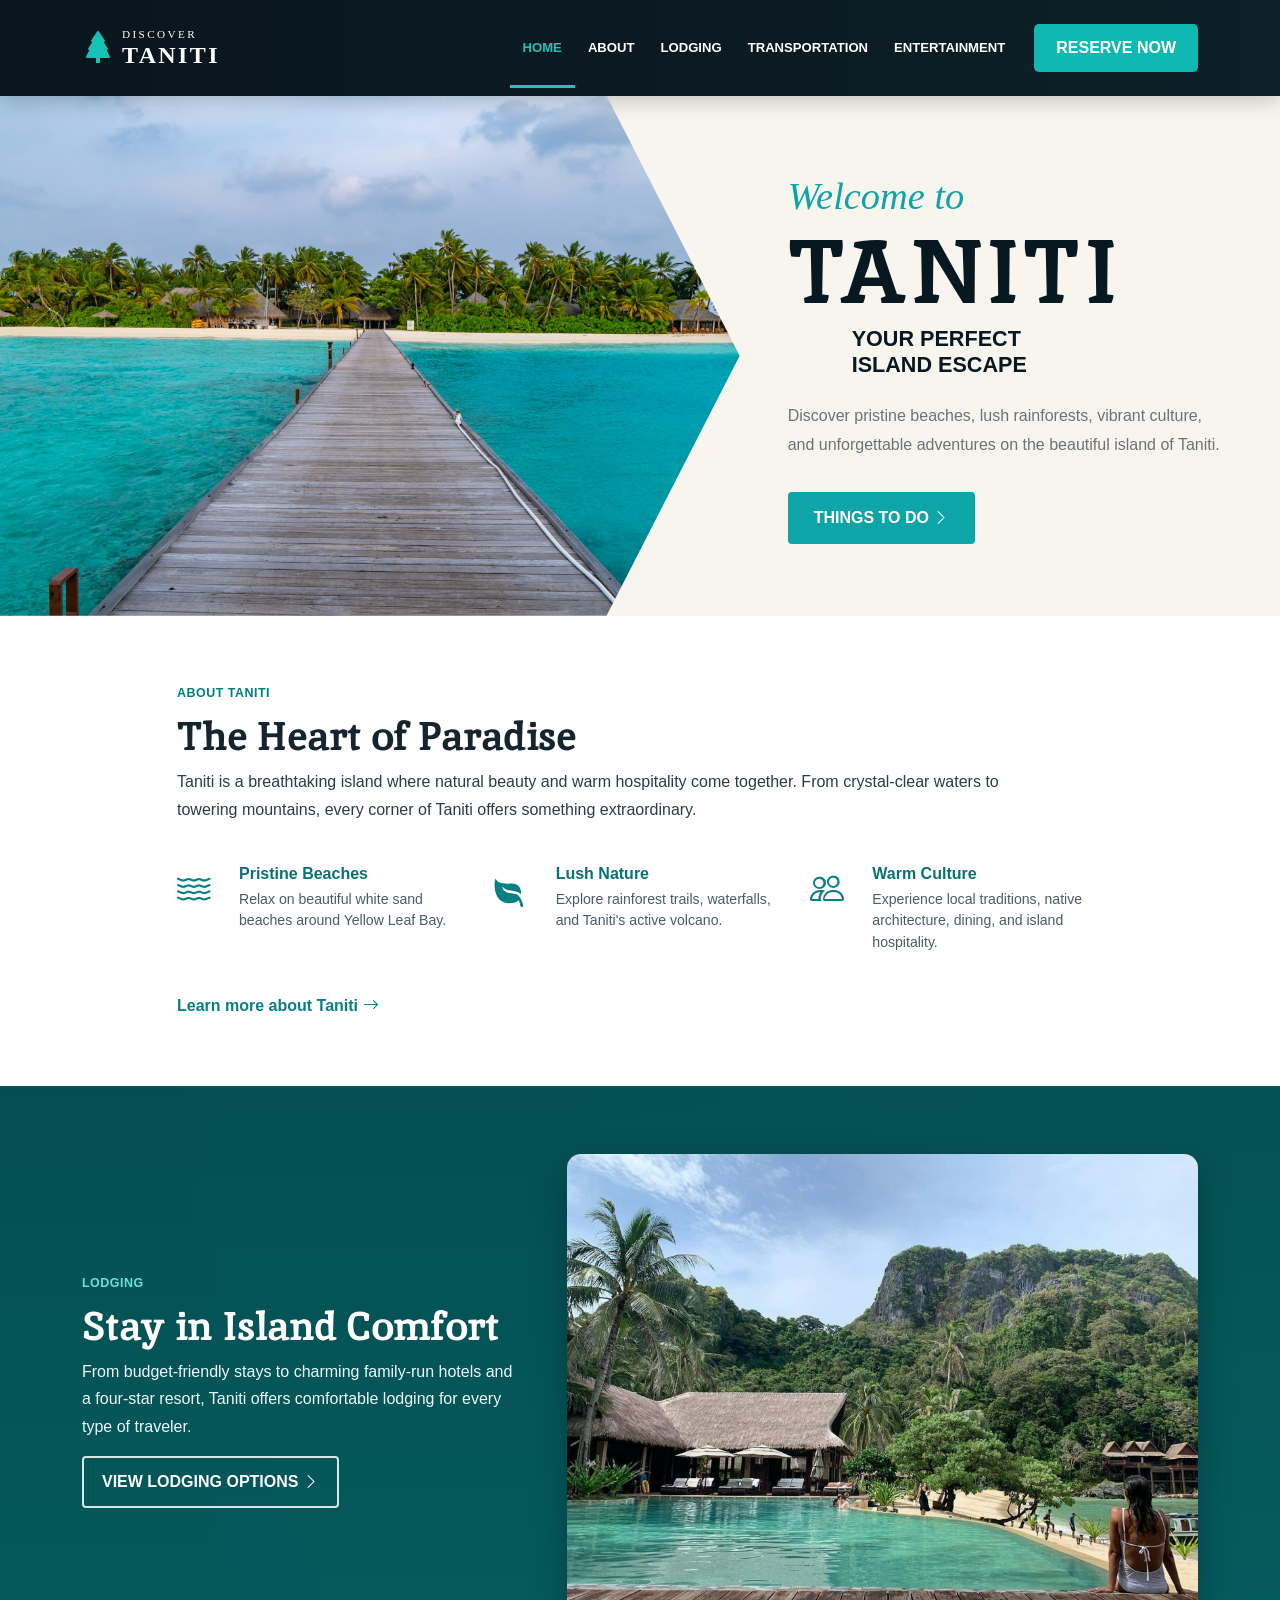
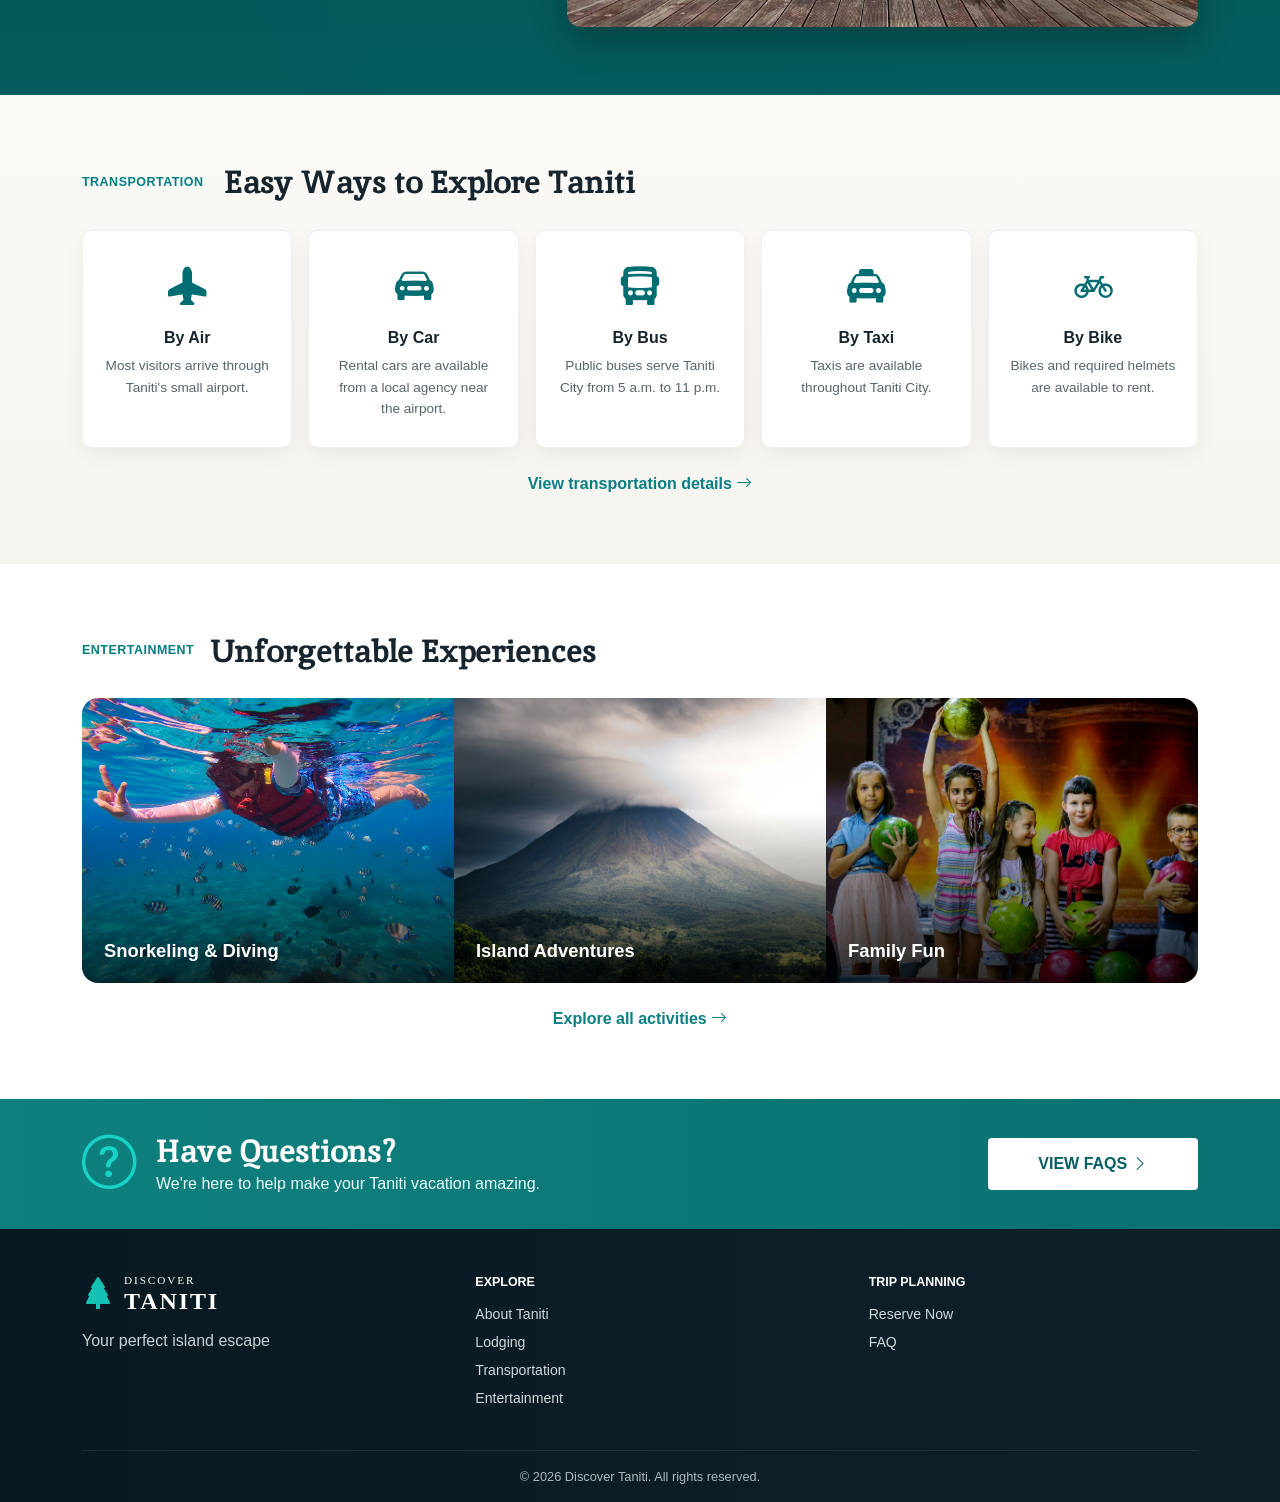
<file: index.html>
<!doctype html>
<html lang="en">
<head>
  <meta charset="utf-8">
  <meta name="viewport" content="width=device-width, initial-scale=1">
  <title>Discover Taniti</title>
  <meta name="description" content="Discover Taniti lodging, transportation, beaches, rainforest adventures, dining, and visitor information.">

  <link href="https://cdn.jsdelivr.net/npm/bootstrap@5.3.3/dist/css/bootstrap.min.css" rel="stylesheet">
  <link rel="stylesheet" href="https://cdn.jsdelivr.net/npm/bootstrap-icons@1.11.3/font/bootstrap-icons.min.css">
  <link rel="stylesheet" href="styles.css">
</head>
<body>

  <!-- NAVBAR -->
  <nav class="navbar navbar-expand-lg navbar-dark sticky-top site-navbar">
    <div class="container">
      <a class="navbar-brand d-flex align-items-center gap-2" href="#home">
        <span class="brand-icon"><i class="bi bi-tree-fill"></i></span>
        <span class="brand-text">
          <small>DISCOVER</small>
          <strong>TANITI</strong>
        </span>
      </a>

      <button class="navbar-toggler border-0" type="button" data-bs-toggle="collapse"
              data-bs-target="#mainNav" aria-controls="mainNav"
              aria-expanded="false" aria-label="Toggle navigation">
        <span class="navbar-toggler-icon"></span>
      </button>

      <div class="collapse navbar-collapse" id="mainNav">
        <ul class="navbar-nav ms-auto align-items-lg-center">
          <li class="nav-item"><a class="nav-link active" href="index.html">HOME</a></li>
          <li class="nav-item"><a class="nav-link" href="about.html">ABOUT</a></li>
          <li class="nav-item"><a class="nav-link" href="lodging.html">LODGING</a></li>
          <li class="nav-item"><a class="nav-link" href="transportation.html">TRANSPORTATION</a></li>
          <li class="nav-item"><a class="nav-link" href="entertainment.html">ENTERTAINMENT</a></li>
          <li class="nav-item ms-lg-3 mt-3 mt-lg-0">
            <a class="btn reserve-btn" href="reserve.html">RESERVE NOW</a>
          </li>
        </ul>
      </div>
    </div>
  </nav>

  <main>

    <section id="home" class="hero-section">
      <div class="container">
        <div class="row align-items-center g-0">

          <div class="col-lg-7 hero-image-column">
            <img
              src="assets/homepage_hero.jpg"
              alt="Scenic tropical view of Taniti"
              class="hero-image"
            >
          </div>

          <!-- Hero Content -->
          <div class="col-lg-5">
            <div class="hero-content">

              <p class="script-title">Welcome to</p>

              <h1>TANITI</h1>

              <h2>YOUR PERFECT<br>ISLAND ESCAPE</h2>

              <p class="hero-copy">
                Discover pristine beaches, lush rainforests, vibrant culture,
                and unforgettable adventures on the beautiful island of Taniti.
              </p>

              <a href="#entertainment" class="btn explore-btn">
                THINGS TO DO
                <i class="bi bi-chevron-right"></i>
              </a>

            </div>
          </div>

        </div>
      </div>
    </section>

    <!-- ABOUT -->
    <section id="about" class="about-section section-pad">
      <div class="container">
        <div class="row justify-content-center">
       
          <div class="col-lg-10">
            <div class="section-label"> ABOUT TANITI</div>
            <h2>The Heart of Paradise</h2>
            <p class="about-copy">
              Taniti is a breathtaking island where natural beauty and warm hospitality come together.
              From crystal-clear waters to towering mountains, every corner of Taniti offers something extraordinary.
            </p>

            <div class="row g-4 mt-3">
              <div class="col-md-4">
                <div class="feature-inline">
                  <span class="feature-icon"><i class="bi bi-water"></i></span>
                  <div>
                    <h3>Pristine Beaches</h3>
                    <p>Relax on beautiful white sand beaches around Yellow Leaf Bay.</p>
                  </div>
                </div>
              </div>

              <div class="col-md-4">
                <div class="feature-inline">
                  <span class="feature-icon">
                    <svg xmlns="http://www.w3.org/2000/svg" width="30" height="30" fill="currentColor" class="bi bi-leaf-fill" viewBox="0 0 16 16">
                        <path d="M1.4 1.7c.217.289.65.84 1.725 1.274 1.093.44 2.885.774 5.834.528 2.02-.168 3.431.51 4.326 1.556C14.161 6.082 14.5 7.41 14.5 8.5q0 .344-.027.734C13.387 8.252 11.877 7.76 10.39 7.5c-2.016-.288-4.188-.445-5.59-2.045-.142-.162-.402-.102-.379.112.108.985 1.104 1.82 1.844 2.308 2.37 1.566 5.772-.118 7.6 3.071.505.8 1.374 2.7 1.75 4.292.07.298-.066.611-.354.715a.7.7 0 0 1-.161.042 1 1 0 0 1-1.08-.794c-.13-.97-.396-1.913-.868-2.77C12.173 13.386 10.565 14 8 14c-1.854 0-3.32-.544-4.45-1.435-1.124-.887-1.889-2.095-2.39-3.383-1-2.562-1-5.536-.65-7.28L.73.806z"/>
                    </svg>
                  </span>
                  <div>
                    <h3>Lush Nature</h3>
                    <p>Explore rainforest trails, waterfalls, and Taniti's active volcano.</p>
                  </div>
                </div>
              </div>

              <div class="col-md-4">
                <div class="feature-inline">
                  <span class="feature-icon"><i class="bi bi-people"></i></span>
                  <div>
                    <h3>Warm Culture</h3>
                    <p>Experience local traditions, native architecture, dining, and island hospitality.</p>
                  </div>
                </div>
              </div>
            </div>

            <div class="mt-4">
              <a href="about.html" class="text-cta">Learn more about Taniti <i class="bi bi-arrow-right"></i></a>
            </div>
          </div>
        </div>
      </div>
    </section>

    <!-- LODGING -->
    <section id="lodging" class="lodging-section section-pad">
      <div class="container">
        <div class="row align-items-center g-5">
          <div class="col-lg-5">
            <div class="section-label light-label">LODGING</div>
            <h2>Stay in Island Comfort</h2>
            <p>
              From budget-friendly stays to charming family-run hotels and a four-star resort,
              Taniti offers comfortable lodging for every type of traveler.
            </p>
            <a href="lodging.html" class="btn outline-light-btn">
              VIEW LODGING OPTIONS <i class="bi bi-chevron-right"></i>
            </a>
          </div>

          <div class="col-lg-7">
            <img src="assets/lodging_hero_homepage.jpg" class="img-fluid lodging-image" alt="Resort styled lodging">
          </div>
        </div>
      </div>
    </section>

    <!-- TRANSPORTATION -->
    <section id="transportation" class="transportation-section section-pad">
      <div class="container">
        <div class="section-heading">
          <div class="section-label">TRANSPORTATION</div>
          <h2>Easy Ways to Explore Taniti</h2>
        </div>

        <div class="row g-3">
          <div class="col-6 col-md-4 col-lg">
            <div class="transport-card">
              <i class="bi bi-airplane-fill"></i>
              <h3>By Air</h3>
              <p>Most visitors arrive through Taniti's small airport.</p>
            </div>
          </div>

          <div class="col-6 col-md-4 col-lg">
            <div class="transport-card">
              <i class="bi bi-car-front-fill"></i>
              <h3>By Car</h3>
              <p>Rental cars are available from a local agency near the airport.</p>
            </div>
          </div>

          <div class="col-6 col-md-4 col-lg">
            <div class="transport-card">
              <i class="bi bi-bus-front-fill"></i>
              <h3>By Bus</h3>
              <p>Public buses serve Taniti City from 5 a.m. to 11 p.m.</p>
            </div>
          </div>

          <div class="col-6 col-md-4 col-lg">
            <div class="transport-card">
              <i class="bi bi-taxi-front-fill"></i>
              <h3>By Taxi</h3>
              <p>Taxis are available throughout Taniti City.</p>
            </div>
          </div>

          <div class="col-6 col-md-4 col-lg">
            <div class="transport-card">
              <i class="bi bi-bicycle"></i>
              <h3>By Bike</h3>
              <p>Bikes and required helmets are available to rent.</p>
            </div>
          </div>
        </div>

        <div class="text-center mt-4">
          <a href="transportation.html" class="text-cta">View transportation details <i class="bi bi-arrow-right"></i></a>
        </div>
      </div>
    </section>

    <!-- ENTERTAINMENT -->
    <section id="entertainment" class="entertainment-section section-pad">
      <div class="container">
        <div class="section-heading d-flex align-items-center gap-3">
          <div class="section-label mb-0">ENTERTAINMENT</div>
          <h2 class="mb-0">Unforgettable Experiences</h2>
        </div>

        <div id="experienceCarousel" class="carousel slide mt-4" data-bs-ride="carousel">
          <div class="carousel-inner rounded-4 overflow-hidden">
            <div class="carousel-item active">
              <div class="row g-0">
                <div class="col-md-4 experience-card">
                  <img src="assets/snorkeling_homepage.jpg" alt="Person snorkeling">
                  <div class="experience-overlay"></div>
                  <div class="experience-title">Snorkeling & Diving</div>
                </div>
                <div class="col-md-4 experience-card">
                  <img src="assets/volcano_homepage.jpg" alt="Volcano standing tall behind scenery">
                  <div class="experience-overlay"></div>
                  <div class="experience-title">Island Adventures</div>
                </div>
                <div class="col-md-4 experience-card">
                  <img src="assets/family_fun_homepage.jpg" alt="Kids holding bowling balls">
                  <div class="experience-overlay"></div>
                  <div class="experience-title">Family Fun</div>
                </div>
              </div>
            </div>
          </div>

        </div>

        <div class="text-center mt-4">
          <a href="entertainment.html" class="text-cta">Explore all activities <i class="bi bi-arrow-right"></i></a>
        </div>
      </div>
    </section>

    <!-- FAQ CTA -->
    <section class="faq-cta-section">
      <div class="container">
        <div class="faq-banner">
          <div class="faq-left">
            <div class="faq-icon"><i class="bi bi-question-circle"></i></div>
            <div>
              <h2>Have Questions?</h2>
              <p>We're here to help make your Taniti vacation amazing.</p>
            </div>
          </div>

          <a href="faq.html" class="btn faq-btn">
            VIEW FAQS <i class="bi bi-chevron-right"></i>
          </a>
        </div>
      </div>
    </section>

  </main>

  <!-- FOOTER -->
  <footer class="site-footer">
    <div class="container">

      <div class="footer-top">

        <div class="footer-group footer-intro">
          <a class="footer-brand" href="#home">
            <span class="brand-icon">
              <i class="bi bi-tree-fill"></i>
            </span>

            <span class="brand-text">
              <small>DISCOVER</small>
              <strong>TANITI</strong>
            </span>
          </a>

          <p class="footer-tagline">
            Your perfect island escape
          </p>
        </div>

        <div class="footer-group">
          <h3>EXPLORE</h3>

          <a href="about.html">About Taniti</a>
          <a href="lodging.html">Lodging</a>
          <a href="transportation.html">Transportation</a>
          <a href="entertainment.html">Entertainment</a>
        </div>

        <div class="footer-group">
          <h3>TRIP PLANNING</h3>

          <a href="reserve.html">Reserve Now</a>
          <a href="faq.html">FAQ</a>
        </div>

      </div>

      <div class="footer-bottom text-center">
        © 2026 Discover Taniti. All rights reserved.
      </div>

    </div>
  </footer>

  <script src="https://cdn.jsdelivr.net/npm/bootstrap@5.3.3/dist/js/bootstrap.bundle.min.js"></script>
</body>
</html>
</file>
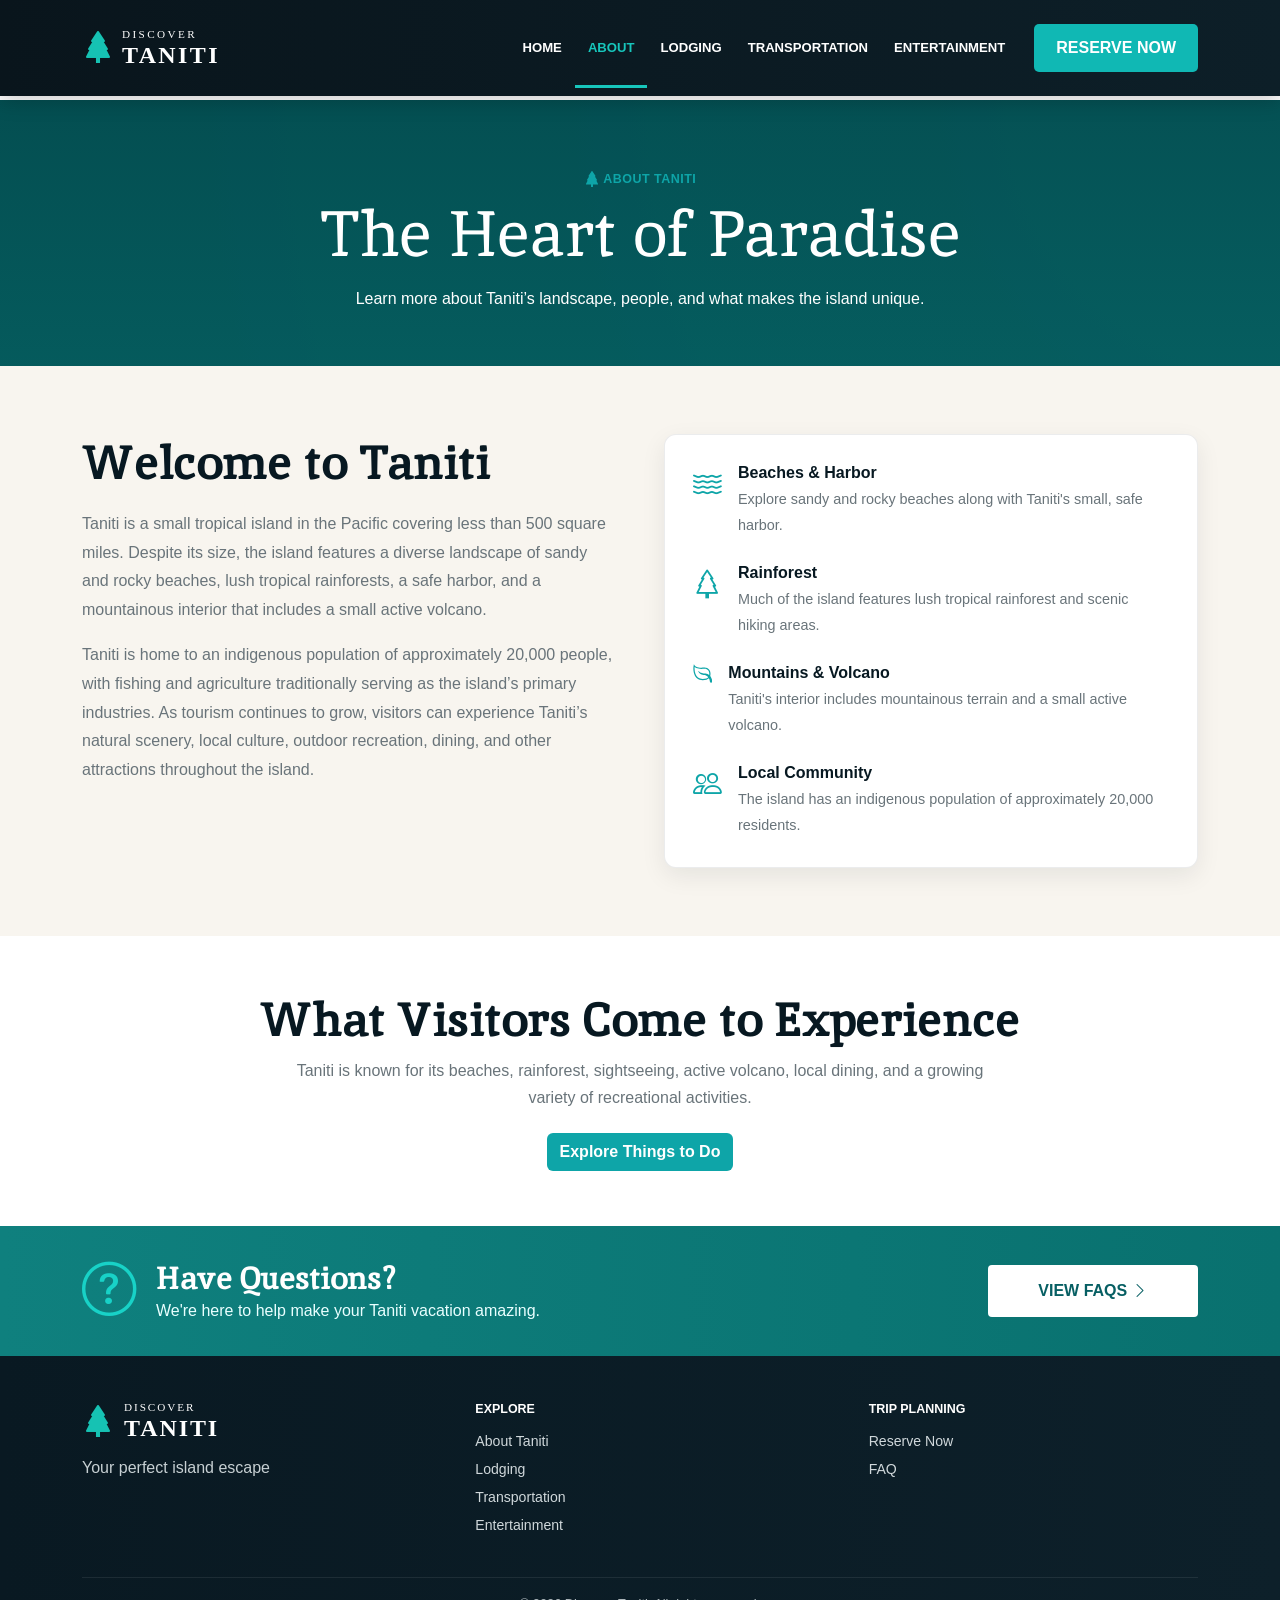
<file: about.html>
<!doctype html>
<html lang="en">
<head>
  <meta charset="utf-8">
  <meta name="viewport" content="width=device-width, initial-scale=1">

  <title>About Taniti | Discover Taniti</title>

  <link
    href="https://cdn.jsdelivr.net/npm/bootstrap@5.3.3/dist/css/bootstrap.min.css"
    rel="stylesheet"
  >
  <link
    rel="stylesheet"
    href="https://cdn.jsdelivr.net/npm/bootstrap-icons@1.11.3/font/bootstrap-icons.min.css"
  >
  <link rel="stylesheet" href="styles.css">
</head>

<body>

  <!-- NAVBAR -->
  <nav class="navbar navbar-expand-lg navbar-dark sticky-top site-navbar">
    <div class="container">

      <a class="navbar-brand d-flex align-items-center gap-2" href="index.html">
        <span class="brand-icon">
          <i class="bi bi-tree-fill"></i>
        </span>

        <span class="brand-text">
          <small>DISCOVER</small>
          <strong>TANITI</strong>
        </span>
      </a>

      <button
        class="navbar-toggler border-0"
        type="button"
        data-bs-toggle="collapse"
        data-bs-target="#mainNav"
        aria-controls="mainNav"
        aria-expanded="false"
        aria-label="Toggle navigation"
      >
        <span class="navbar-toggler-icon"></span>
      </button>

      <div class="collapse navbar-collapse" id="mainNav">
        <ul class="navbar-nav ms-auto align-items-lg-center">

          <li class="nav-item">
            <a class="nav-link" href="index.html">HOME</a>
          </li>

          <li class="nav-item">
            <a class="nav-link active" href="about.html">ABOUT</a>
          </li>

          <li class="nav-item">
            <a class="nav-link" href="lodging.html">LODGING</a>
          </li>

          <li class="nav-item">
            <a class="nav-link" href="transportation.html">
              TRANSPORTATION
            </a>
          </li>

          <li class="nav-item">
            <a class="nav-link" href="entertainment.html">
              ENTERTAINMENT
            </a>
          </li>

          <li class="nav-item ms-lg-3 mt-3 mt-lg-0">
            <a class="btn reserve-btn" href="reserve.html">
              RESERVE NOW
            </a>
          </li>

        </ul>
      </div>
    </div>
  </nav>


  <main>

    <!-- PAGE HEADER -->
    <section class="about-page-header">
      <div class="container text-center">

        <div class="section-label mb-2">
          <svg xmlns="http://www.w3.org/2000/svg" width="16" height="16" fill="currentColor" class="bi bi-tree-fill icon-span" viewBox="0 0 16 16">
            <path d="M8.416.223a.5.5 0 0 0-.832 0l-3 4.5A.5.5 0 0 0 5 5.5h.098L3.076 8.735A.5.5 0 0 0 3.5 9.5h.191l-1.638 3.276a.5.5 0 0 0 .447.724H7V16h2v-2.5h4.5a.5.5 0 0 0 .447-.724L12.31 9.5h.191a.5.5 0 0 0 .424-.765L10.902 5.5H11a.5.5 0 0 0 .416-.777z"/>
          </svg>
          <span class="icon-span">ABOUT TANITI</span>
        </div>

        <h1>The Heart of Paradise</h1>

        <p>
          Learn more about Taniti’s landscape, people,
          and what makes the island unique.
        </p>

      </div>
    </section>


    <!-- ABOUT CONTENT -->
    <section class="about-page-content section-pad">
      <div class="container">

        <div class="row g-5">

          <div class="col-lg-6">
            <h2>Welcome to Taniti</h2>

            <p>
              Taniti is a small tropical island in the Pacific covering less than 500 square miles. 
              Despite its size, the island features a diverse landscape of sandy and rocky beaches, 
              lush tropical rainforests, a safe harbor, and a mountainous interior that includes a 
              small active volcano.
            </p>

            <p>
              Taniti is home to an indigenous population of approximately 20,000 people, with fishing 
              and agriculture traditionally serving as the island’s primary industries. As tourism 
              continues to grow, visitors can experience Taniti’s natural scenery, local culture, outdoor 
              recreation, dining, and other attractions throughout the island.
            </p>
          </div>


          <div class="col-lg-6">

            <div class="about-info-card">

              <div class="about-info-item">
                <i class="bi bi-water"></i>

                <div>
                  <h3>Beaches & Harbor</h3>
                  <p>
                    Explore sandy and rocky beaches along with Taniti's
                    small, safe harbor.
                  </p>
                </div>
              </div>


              <div class="about-info-item">
                <i class="bi bi-tree"></i>

                <div>
                  <h3>Rainforest</h3>
                  <p>
                    Much of the island features lush tropical rainforest
                    and scenic hiking areas.
                  </p>
                </div>
              </div>


              <div class="about-info-item">
                <svg xmlns="http://www.w3.org/2000/svg" width="20" height="20" fill="currentColor" class="bi bi-leaf" viewBox="0 0 16 16">
                    <path d="M1.4 1.7c.216.289.65.84 1.725 1.274 1.093.44 2.884.774 5.834.528l.37-.023c1.823-.06 3.117.598 3.956 1.579C14.16 6.082 14.5 7.41 14.5 8.5c0 .58-.032 1.285-.229 1.997q.198.248.382.54c.756 1.2 1.19 2.563 1.348 3.966a1 1 0 0 1-1.98.198c-.13-.97-.397-1.913-.868-2.77C12.173 13.386 10.565 14 8 14c-1.854 0-3.32-.544-4.45-1.435-1.125-.887-1.89-2.095-2.391-3.383C.16 6.62.16 3.646.509 1.902L.73.806zm-.05 1.39c-.146 1.609-.008 3.809.74 5.728.457 1.17 1.13 2.213 2.079 2.961.942.744 2.185 1.22 3.83 1.221 2.588 0 3.91-.66 4.609-1.445-1.789-2.46-4.121-1.213-6.342-2.68-.74-.488-1.735-1.323-1.844-2.308-.023-.214.237-.274.38-.112 1.4 1.6 3.573 1.757 5.59 2.045 1.227.215 2.21.526 3.033 1.158.058-.39.075-.782.075-1.158 0-.91-.288-1.988-.975-2.792-.626-.732-1.622-1.281-3.167-1.229l-.316.02c-3.05.253-5.01-.08-6.291-.598a5.3 5.3 0 0 1-1.4-.811"/>
                </svg>

                <div>
                  <h3>Mountains & Volcano</h3>
                  <p>
                    Taniti's interior includes mountainous terrain and a
                    small active volcano.
                  </p>
                </div>
              </div>


              <div class="about-info-item">
                <i class="bi bi-people"></i>

                <div>
                  <h3>Local Community</h3>
                  <p>
                    The island has an indigenous population of approximately
                    20,000 residents.
                  </p>
                </div>
              </div>

            </div>

          </div>

        </div>

      </div>
    </section>


    <!-- VISITOR HIGHLIGHTS -->
    <section class="about-highlights">
      <div class="container text-center">

        <h2>What Visitors Come to Experience</h2>

        <p>
          Taniti is known for its beaches, rainforest, sightseeing,
          active volcano, local dining, and a growing variety of
          recreational activities.
        </p>

        <a href="entertainment.html" class="btn about-page-btn">
          Explore Things to Do
        </a>

      </div>
    </section>


    <!-- FAQ CTA -->
    <section class="faq-cta-section">
      <div class="container">

        <div class="faq-banner">

          <div class="faq-left">

            <div class="faq-icon">
              <i class="bi bi-question-circle"></i>
            </div>

            <div>
              <h2>Have Questions?</h2>
              <p>
                We're here to help make your Taniti vacation amazing.
              </p>
            </div>

          </div>

          <a href="faq.html" class="btn faq-btn">
            VIEW FAQS
            <i class="bi bi-chevron-right"></i>
          </a>

        </div>

      </div>
    </section>

  </main>


  <!-- FOOTER -->
  <footer class="site-footer">
    <div class="container">

      <div class="footer-top">

        <div class="footer-group">

          <a class="footer-brand" href="index.html">

            <span class="brand-icon">
              <i class="bi bi-tree-fill"></i>
            </span>

            <span class="brand-text">
              <small>DISCOVER</small>
              <strong>TANITI</strong>
            </span>

          </a>

          <p class="footer-tagline">
            Your perfect island escape
          </p>

        </div>


        <div class="footer-group">

          <h3>EXPLORE</h3>

          <a href="about.html">About Taniti</a>
          <a href="lodging.html">Lodging</a>
          <a href="transportation.html">Transportation</a>
          <a href="entertainment.html">Entertainment</a>

        </div>


        <div class="footer-group">

          <h3>TRIP PLANNING</h3>

          <a href="reserve.html">Reserve Now</a>
          <a href="faq.html">FAQ</a>

        </div>

      </div>


      <div class="footer-bottom text-center">
        © 2026 Discover Taniti. All rights reserved.
      </div>

    </div>
  </footer>


  <script
    src="https://cdn.jsdelivr.net/npm/bootstrap@5.3.3/dist/js/bootstrap.bundle.min.js"
  ></script>

</body>
</html>
</file>
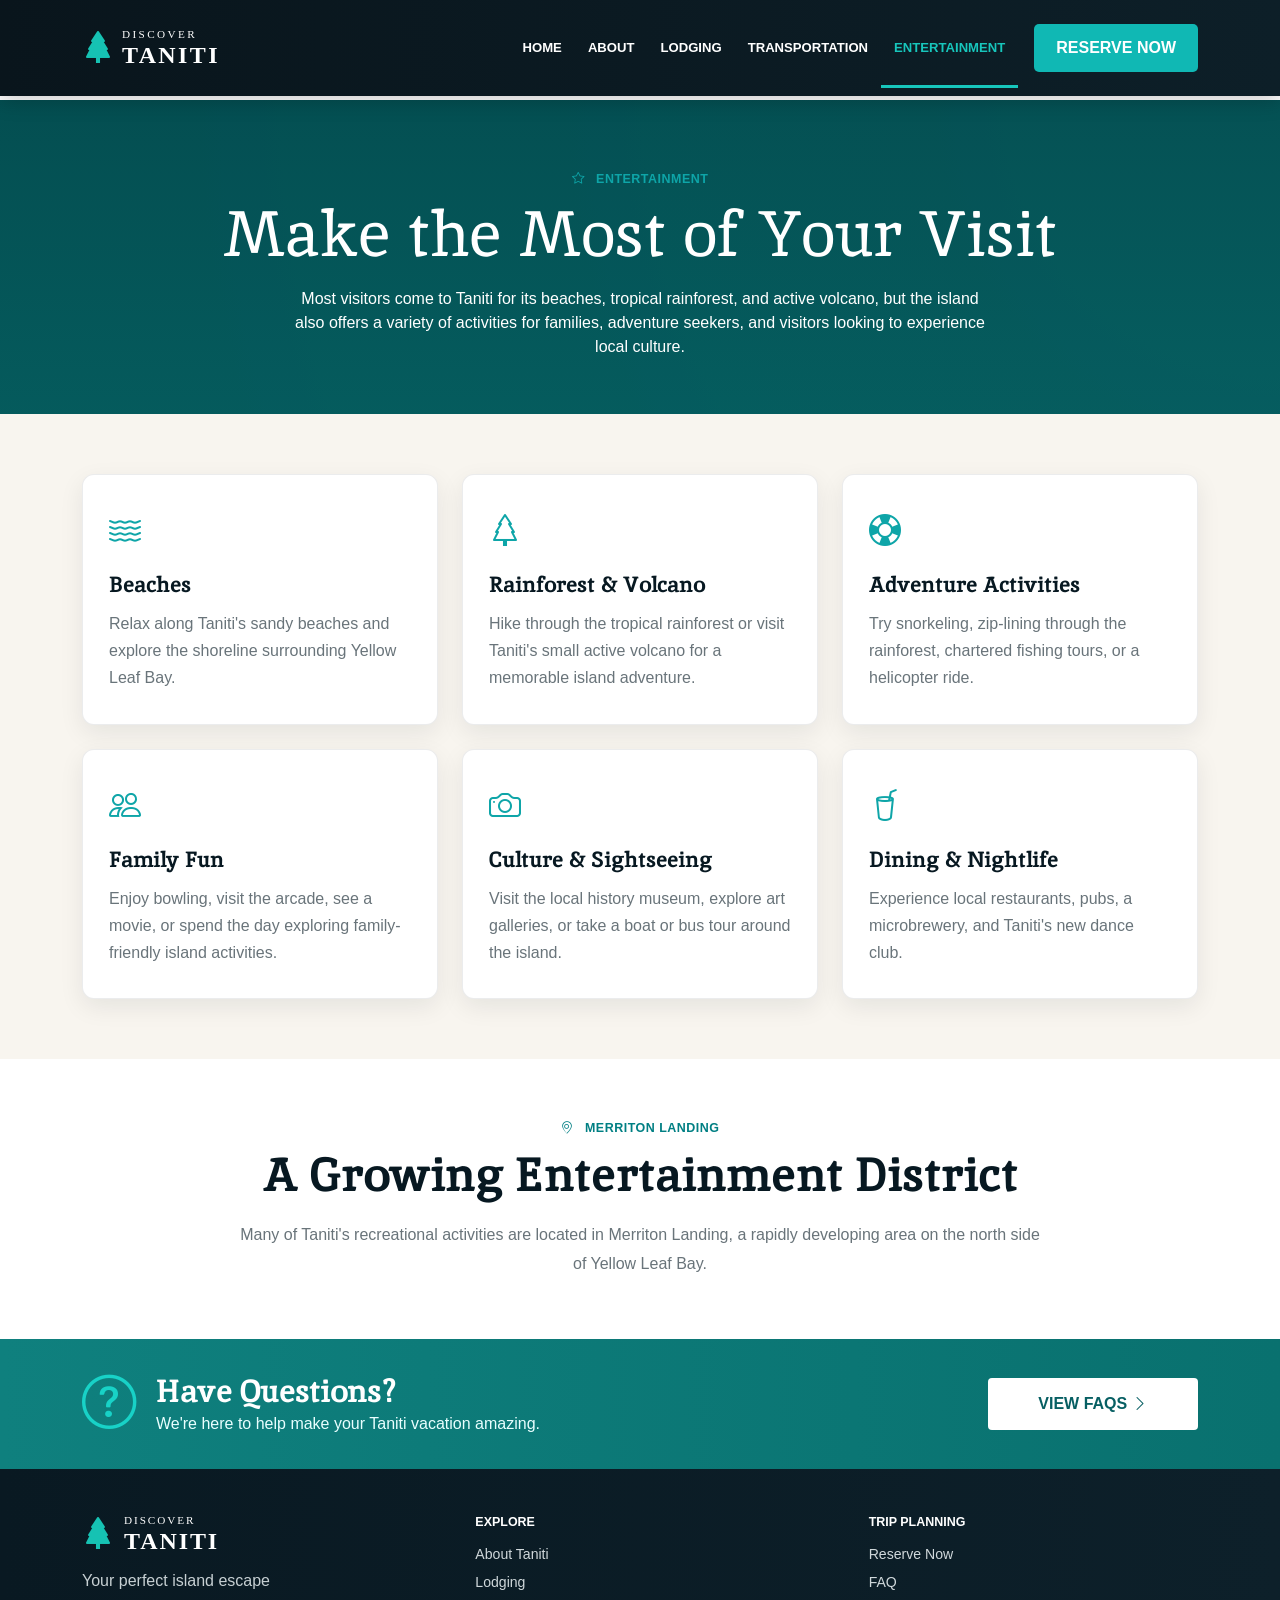
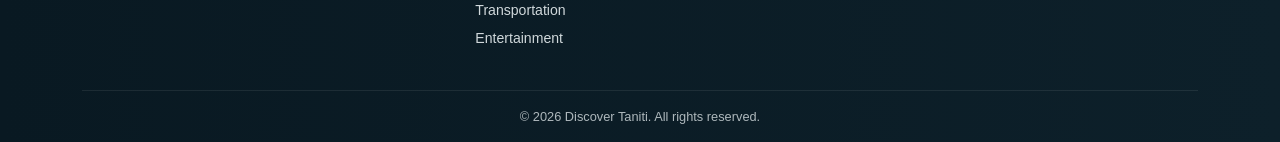
<file: entertainment.html>
<!doctype html>
<html lang="en">

<head>
  <meta charset="utf-8">
  <meta name="viewport" content="width=device-width, initial-scale=1">

  <title>Entertainment | Discover Taniti</title>
  <link
    href="https://cdn.jsdelivr.net/npm/bootstrap@5.3.3/dist/css/bootstrap.min.css"
    rel="stylesheet"
  >
  <link
    rel="stylesheet"
    href="https://cdn.jsdelivr.net/npm/bootstrap-icons@1.11.3/font/bootstrap-icons.min.css"
  >
  <link rel="stylesheet" href="styles.css">
</head>


<body>

  <!-- NAVBAR -->
  <nav class="navbar navbar-expand-lg navbar-dark sticky-top site-navbar">

    <div class="container">

      <a
        class="navbar-brand d-flex align-items-center gap-2"
        href="index.html"
      >

        <span class="brand-icon">
          <i class="bi bi-tree-fill"></i>
        </span>

        <span class="brand-text">
          <small>DISCOVER</small>
          <strong>TANITI</strong>
        </span>

      </a>


      <button
        class="navbar-toggler border-0"
        type="button"
        data-bs-toggle="collapse"
        data-bs-target="#mainNav"
        aria-controls="mainNav"
        aria-expanded="false"
        aria-label="Toggle navigation"
      >
        <span class="navbar-toggler-icon"></span>
      </button>


      <div
        class="collapse navbar-collapse"
        id="mainNav"
      >

        <ul class="navbar-nav ms-auto align-items-lg-center">

          <li class="nav-item">
            <a class="nav-link" href="index.html">
              HOME
            </a>
          </li>

          <li class="nav-item">
            <a class="nav-link" href="about.html">
              ABOUT
            </a>
          </li>

          <li class="nav-item">
            <a class="nav-link" href="lodging.html">
              LODGING
            </a>
          </li>

          <li class="nav-item">
            <a
              class="nav-link"
              href="transportation.html"
            >
              TRANSPORTATION
            </a>
          </li>

          <li class="nav-item">
            <a
              class="nav-link active"
              href="entertainment.html"
            >
              ENTERTAINMENT
            </a>
          </li>

          <li class="nav-item ms-lg-3 mt-3 mt-lg-0">

            <a
              class="btn reserve-btn"
              href="reserve.html"
            >
              RESERVE NOW
            </a>

          </li>

        </ul>

      </div>

    </div>

  </nav>



  <main>

    <!-- PAGE HEADER -->
    <section class="entertainment-page-header">

      <div class="container text-center">

        <div class="section-label mb-2">
          <i class="bi bi-star icon-span"></i>
          <span class="icon-span">ENTERTAINMENT</span>
        </div>
            <h1>Make the Most of Your Visit</h1>

            <p>
              Most visitors come to Taniti for its beaches, tropical
              rainforest, and active volcano, but the island also offers
              a variety of activities for families, adventure seekers,
              and visitors looking to experience local culture.
            </p>
      </div>
    </section>



    <!-- ACTIVITIES -->
    <section class="entertainment-options">

      <div class="container">

        <div class="row g-4">


          <!-- BEACHES -->
          <div class="col-md-6 col-lg-4">

            <div class="entertainment-page-card h-100">

              <div class="entertainment-page-icon">
                <i class="bi bi-water"></i>
              </div>

              <h2>Beaches</h2>

              <p>
                Relax along Taniti's sandy beaches and explore
                the shoreline surrounding Yellow Leaf Bay.
              </p>

            </div>

          </div>



          <!-- RAINFOREST & VOLCANO -->
          <div class="col-md-6 col-lg-4">

            <div class="entertainment-page-card h-100">

              <div class="entertainment-page-icon">
                <i class="bi bi-tree"></i>
              </div>

              <h2>Rainforest & Volcano</h2>

              <p>
                Hike through the tropical rainforest or visit
                Taniti's small active volcano for a memorable
                island adventure.
              </p>

            </div>

          </div>



          <!-- SNORKELING & ZIP-LINING -->
          <div class="col-md-6 col-lg-4">

            <div class="entertainment-page-card h-100">

              <div class="entertainment-page-icon">
                <i class="bi bi-life-preserver"></i>
              </div>

              <h2>Adventure Activities</h2>

              <p>
                Try snorkeling, zip-lining through the rainforest,
                chartered fishing tours, or a helicopter ride.
              </p>

            </div>

          </div>



          <!-- FAMILY FUN -->
          <div class="col-md-6 col-lg-4">

            <div class="entertainment-page-card h-100">

              <div class="entertainment-page-icon">
                <i class="bi bi-people"></i>
              </div>

              <h2>Family Fun</h2>

              <p>
                Enjoy bowling, visit the arcade, see a movie,
                or spend the day exploring family-friendly island activities.
              </p>

            </div>

          </div>



          <!-- CULTURE & SIGHTSEEING -->
          <div class="col-md-6 col-lg-4">

            <div class="entertainment-page-card h-100">

              <div class="entertainment-page-icon">
                <i class="bi bi-camera"></i>
              </div>

              <h2>Culture & Sightseeing</h2>

              <p>
                Visit the local history museum, explore art galleries,
                or take a boat or bus tour around the island.
              </p>

            </div>

          </div>



          <!-- DINING & NIGHTLIFE -->
          <div class="col-md-6 col-lg-4">

            <div class="entertainment-page-card h-100">

              <div class="entertainment-page-icon">
                <i class="bi bi-cup-straw"></i>
              </div>

              <h2>Dining & Nightlife</h2>

              <p>
                Experience local restaurants, pubs, a microbrewery,
                and Taniti's new dance club.
              </p>

            </div>

          </div>


        </div>

      </div>

    </section>



    <!-- MERRITON LANDING -->
    <section class="merriton-section">

      <div class="container">

        <div class="row justify-content-center">

          <div class="col-lg-9 text-center">

            <div class="section-label mb-2">
              <i class="bi bi-geo-alt"></i>
              MERRITON LANDING
            </div>

            <h2>A Growing Entertainment District</h2>

            <p>
              Many of Taniti's recreational activities are located in
              Merriton Landing, a rapidly developing area on the north
              side of Yellow Leaf Bay.
            </p>

          </div>

        </div>

      </div>

    </section>



    <!-- FAQ CTA -->
    <section class="faq-cta-section">

      <div class="container">

        <div class="faq-banner">

          <div class="faq-left">

            <div class="faq-icon">
              <i class="bi bi-question-circle"></i>
            </div>

            <div>

              <h2>Have Questions?</h2>

              <p>
                We're here to help make your Taniti vacation amazing.
              </p>

            </div>

          </div>


          <a
            href="faq.html"
            class="btn faq-btn"
          >
            VIEW FAQS
            <i class="bi bi-chevron-right"></i>
          </a>

        </div>

      </div>

    </section>

  </main>



  <!-- FOOTER -->
  <footer class="site-footer">

    <div class="container">

      <div class="footer-top">


        <!-- BRAND -->
        <div class="footer-group">

          <a
            class="footer-brand"
            href="index.html"
          >

            <span class="brand-icon">
              <i class="bi bi-tree-fill"></i>
            </span>

            <span class="brand-text">
              <small>DISCOVER</small>
              <strong>TANITI</strong>
            </span>

          </a>

          <p class="footer-tagline">
            Your perfect island escape
          </p>

        </div>



        <!-- EXPLORE -->
        <div class="footer-group">

          <h3>EXPLORE</h3>

          <a href="about.html">
            About Taniti
          </a>

          <a href="lodging.html">
            Lodging
          </a>

          <a href="transportation.html">
            Transportation
          </a>

          <a href="entertainment.html">
            Entertainment
          </a>

        </div>



        <!-- TRIP PLANNING -->
        <div class="footer-group">

          <h3>TRIP PLANNING</h3>

          <a href="reserve.html">
            Reserve Now
          </a>

          <a href="faq.html">
            FAQ
          </a>

        </div>


      </div>


      <div class="footer-bottom text-center">
        © 2026 Discover Taniti. All rights reserved.
      </div>

    </div>

  </footer>



  <!-- Bootstrap JavaScript -->
  <script
    src="https://cdn.jsdelivr.net/npm/bootstrap@5.3.3/dist/js/bootstrap.bundle.min.js"
  ></script>

</body>

</html>
</file>
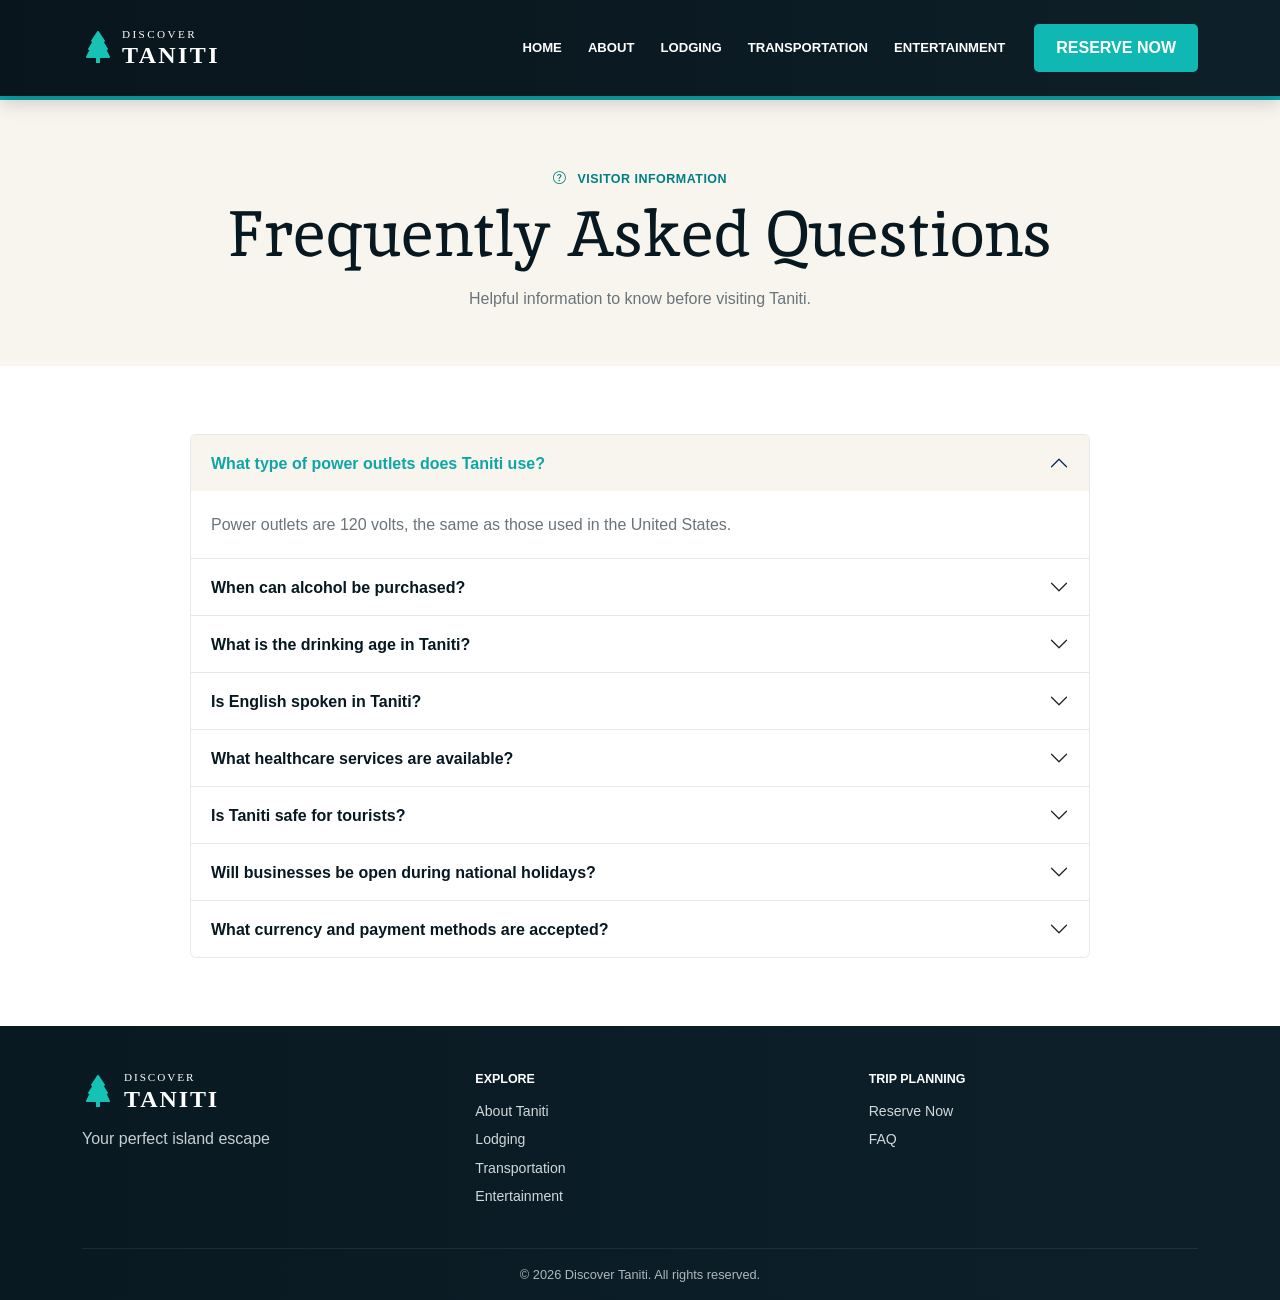
<file: faq.html>
<!doctype html>
<html lang="en">
<head>
  <meta charset="utf-8">
  <meta name="viewport" content="width=device-width, initial-scale=1">
  <title>FAQ | Discover Taniti</title>
  <link
    href="https://cdn.jsdelivr.net/npm/bootstrap@5.3.3/dist/css/bootstrap.min.css"
    rel="stylesheet"
  >
  <link
    rel="stylesheet"
    href="https://cdn.jsdelivr.net/npm/bootstrap-icons@1.11.3/font/bootstrap-icons.min.css"
  >
  <link rel="stylesheet" href="styles.css">
</head>

<body>

  <!-- NAVBAR -->
  <nav class="navbar navbar-expand-lg navbar-dark sticky-top site-navbar">
    <div class="container">

      <a class="navbar-brand d-flex align-items-center gap-2" href="index.html">
        <span class="brand-icon">
          <i class="bi bi-tree-fill"></i>
        </span>

        <span class="brand-text">
          <small>DISCOVER</small>
          <strong>TANITI</strong>
        </span>
      </a>

      <button
        class="navbar-toggler border-0"
        type="button"
        data-bs-toggle="collapse"
        data-bs-target="#mainNav"
        aria-controls="mainNav"
        aria-expanded="false"
        aria-label="Toggle navigation"
      >
        <span class="navbar-toggler-icon"></span>
      </button>

      <div class="collapse navbar-collapse" id="mainNav">
        <ul class="navbar-nav ms-auto align-items-lg-center">

          <li class="nav-item">
            <a class="nav-link" href="index.html">HOME</a>
          </li>

          <li class="nav-item">
            <a class="nav-link" href="about.html">ABOUT</a>
          </li>

          <li class="nav-item">
            <a class="nav-link" href="lodging.html">LODGING</a>
          </li>

          <li class="nav-item">
            <a class="nav-link" href="transportation.html">
              TRANSPORTATION
            </a>
          </li>

          <li class="nav-item">
            <a class="nav-link" href="entertainment.html">
              ENTERTAINMENT
            </a>
          </li>

          <li class="nav-item ms-lg-3 mt-3 mt-lg-0">
            <a class="btn reserve-btn" href="reserve.html">
              RESERVE NOW
            </a>
          </li>

        </ul>
      </div>
    </div>
  </nav>


  <main>

    <!-- PAGE HEADER -->
    <section class="faq-page-header">
      <div class="container text-center">

        <div class="section-label mb-2">
          <i class="bi bi-question-circle"></i>
          VISITOR INFORMATION
        </div>

        <h1>Frequently Asked Questions</h1>

        <p>
          Helpful information to know before visiting Taniti.
        </p>

      </div>
    </section>


    <!-- FAQ ACCORDION -->
    <section class="faq-page-content section-pad">

      <div class="container">

        <div class="accordion" id="tanitiFAQ">


          <!-- Power -->
          <div class="accordion-item">

            <h2 class="accordion-header">
              <button
                class="accordion-button"
                type="button"
                data-bs-toggle="collapse"
                data-bs-target="#faqPower"
              >
                What type of power outlets does Taniti use?
              </button>
            </h2>

            <div
              id="faqPower"
              class="accordion-collapse collapse show"
              data-bs-parent="#tanitiFAQ"
            >

              <div class="accordion-body">
                Power outlets are 120 volts, the same as those used
                in the United States.
              </div>

            </div>

          </div>


          <!-- Alcohol -->
          <div class="accordion-item">

            <h2 class="accordion-header">
              <button
                class="accordion-button collapsed"
                type="button"
                data-bs-toggle="collapse"
                data-bs-target="#faqAlcohol"
              >
                When can alcohol be purchased?
              </button>
            </h2>

            <div
              id="faqAlcohol"
              class="accordion-collapse collapse"
              data-bs-parent="#tanitiFAQ"
            >

              <div class="accordion-body">
                Alcohol cannot be served or sold between midnight
                and 9:00 a.m.
              </div>

            </div>

          </div>


          <!-- Drinking Age -->
          <div class="accordion-item">

            <h2 class="accordion-header">
              <button
                class="accordion-button collapsed"
                type="button"
                data-bs-toggle="collapse"
                data-bs-target="#faqAge"
              >
                What is the drinking age in Taniti?
              </button>
            </h2>

            <div
              id="faqAge"
              class="accordion-collapse collapse"
              data-bs-parent="#tanitiFAQ"
            >

              <div class="accordion-body">
                The drinking age is 18.
              </div>

            </div>

          </div>


          <!-- Language -->
          <div class="accordion-item">

            <h2 class="accordion-header">
              <button
                class="accordion-button collapsed"
                type="button"
                data-bs-toggle="collapse"
                data-bs-target="#faqLanguage"
              >
                Is English spoken in Taniti?
              </button>
            </h2>

            <div
              id="faqLanguage"
              class="accordion-collapse collapse"
              data-bs-parent="#tanitiFAQ"
            >

              <div class="accordion-body">
                Many younger Tanitians speak fluent English.
                Very little English is spoken in rural areas,
                especially among older residents.
              </div>

            </div>

          </div>


          <!-- Healthcare -->
          <div class="accordion-item">

            <h2 class="accordion-header">
              <button
                class="accordion-button collapsed"
                type="button"
                data-bs-toggle="collapse"
                data-bs-target="#faqHealth"
              >
                What healthcare services are available?
              </button>
            </h2>

            <div
              id="faqHealth"
              class="accordion-collapse collapse"
              data-bs-parent="#tanitiFAQ"
            >

              <div class="accordion-body">
                Taniti has one hospital and several clinics.
                The hospital has many multilingual employees.
              </div>

            </div>

          </div>


          <!-- Safety -->
          <div class="accordion-item">

            <h2 class="accordion-header">
              <button
                class="accordion-button collapsed"
                type="button"
                data-bs-toggle="collapse"
                data-bs-target="#faqSafety"
              >
                Is Taniti safe for tourists?
              </button>
            </h2>

            <div
              id="faqSafety"
              class="accordion-collapse collapse"
              data-bs-parent="#tanitiFAQ"
            >

              <div class="accordion-body">
                Violent crime is very rare, but visitors should
                remain aware of pickpocketing and other petty crime.
              </div>

            </div>

          </div>


          <!-- Holidays -->
          <div class="accordion-item">

            <h2 class="accordion-header">
              <button
                class="accordion-button collapsed"
                type="button"
                data-bs-toggle="collapse"
                data-bs-target="#faqHolidays"
              >
                Will businesses be open during national holidays?
              </button>
            </h2>

            <div
              id="faqHolidays"
              class="accordion-collapse collapse"
              data-bs-parent="#tanitiFAQ"
            >

              <div class="accordion-body">
                Many tourist attractions and restaurants close
                on national holidays, so visitors should plan ahead.
              </div>

            </div>

          </div>


          <!-- Currency -->
          <div class="accordion-item">

            <h2 class="accordion-header">
              <button
                class="accordion-button collapsed"
                type="button"
                data-bs-toggle="collapse"
                data-bs-target="#faqCurrency"
              >
                What currency and payment methods are accepted?
              </button>
            </h2>

            <div
              id="faqCurrency"
              class="accordion-collapse collapse"
              data-bs-parent="#tanitiFAQ"
            >

              <div class="accordion-body">
                Taniti uses the U.S. dollar. Many businesses also
                accept euros and yen, several banks provide currency
                exchange, and many businesses accept major credit cards.
              </div>

            </div>

          </div>


        </div>

      </div>

    </section>

  </main>


  <!-- FOOTER -->
  <footer class="site-footer">

    <div class="container">

      <div class="footer-top">

        <div class="footer-group">

          <a class="footer-brand" href="index.html">

            <span class="brand-icon">
              <i class="bi bi-tree-fill"></i>
            </span>

            <span class="brand-text">
              <small>DISCOVER</small>
              <strong>TANITI</strong>
            </span>

          </a>

          <p class="footer-tagline">
            Your perfect island escape
          </p>

        </div>


        <div class="footer-group">

          <h3>EXPLORE</h3>

          <a href="about.html">About Taniti</a>
          <a href="lodging.html">Lodging</a>
          <a href="transportation.html">Transportation</a>
          <a href="entertainment.html">Entertainment</a>

        </div>


        <div class="footer-group">

          <h3>TRIP PLANNING</h3>

          <a href="reserve.html">Reserve Now</a>
          <a href="faq.html">FAQ</a>

        </div>

      </div>


      <div class="footer-bottom text-center">
        © 2026 Discover Taniti. All rights reserved.
      </div>

    </div>

  </footer>


  <script
    src="https://cdn.jsdelivr.net/npm/bootstrap@5.3.3/dist/js/bootstrap.bundle.min.js"
  ></script>

</body>
</html>
</file>
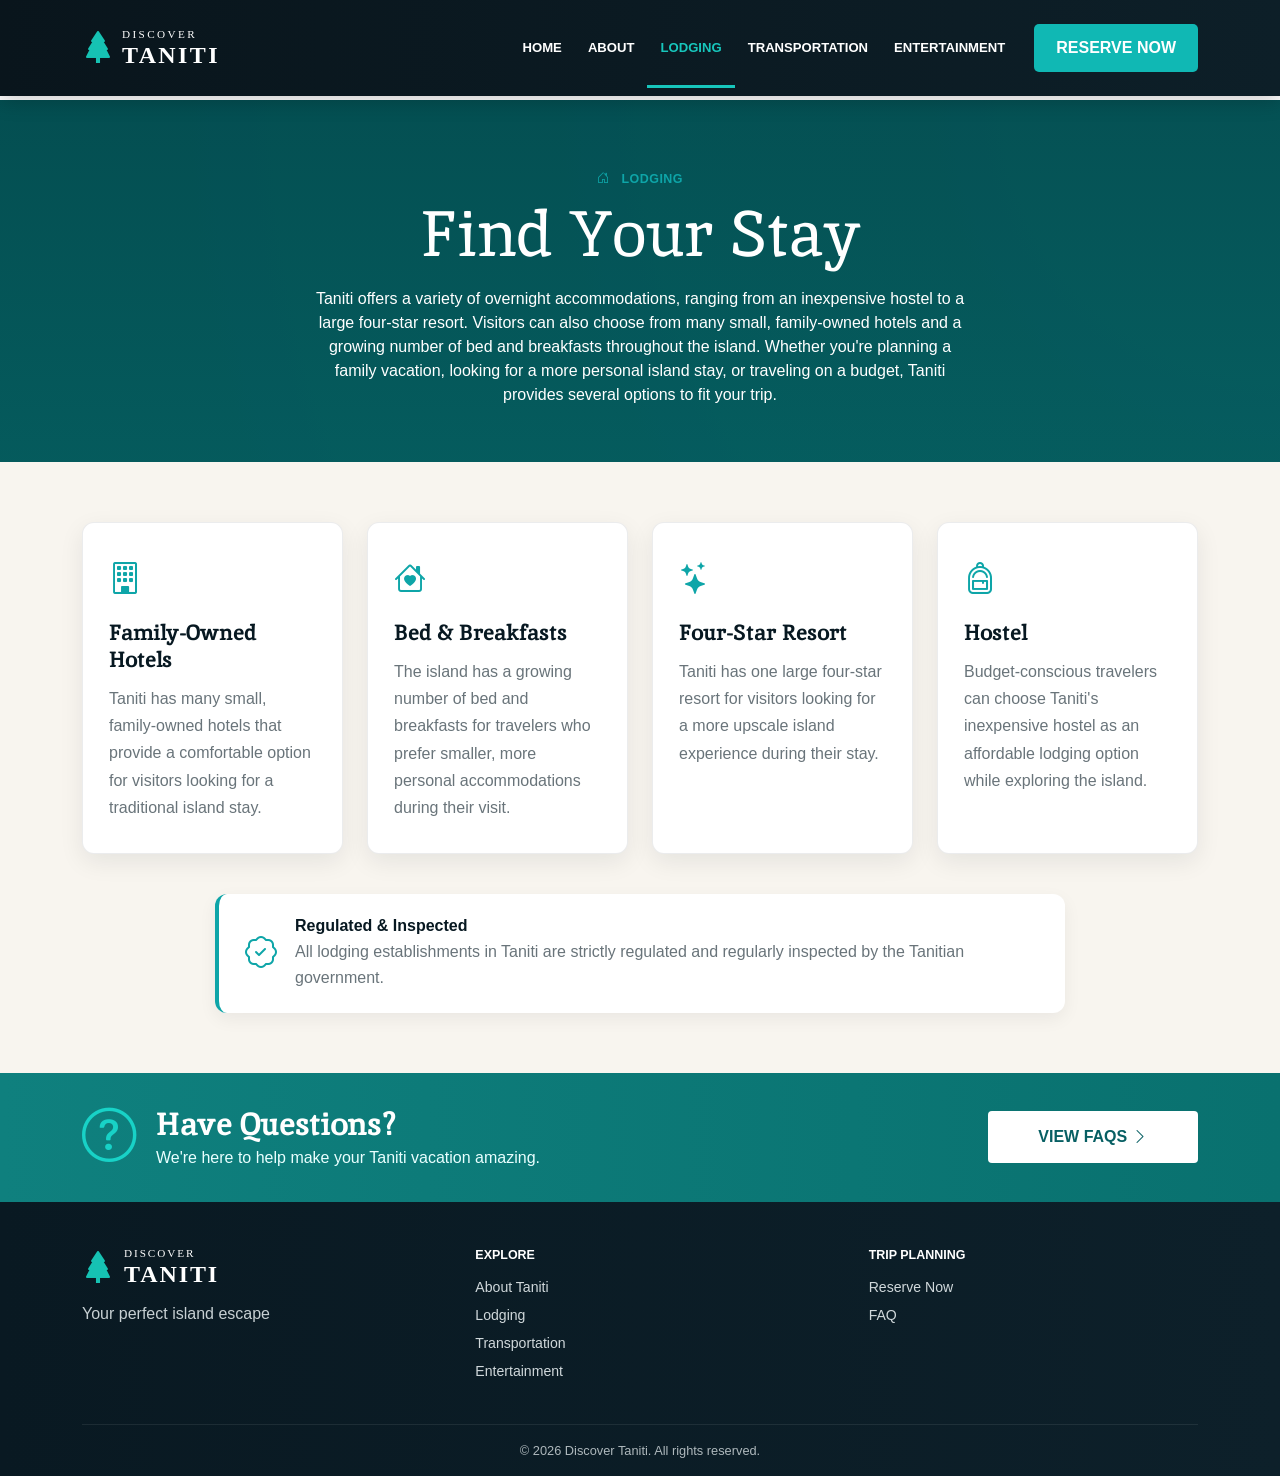
<file: lodging.html>
<!doctype html>
<html lang="en">

<head>
  <meta charset="utf-8">
  <meta name="viewport" content="width=device-width, initial-scale=1">

  <title>Lodging | Discover Taniti</title>

  <link
    href="https://cdn.jsdelivr.net/npm/bootstrap@5.3.3/dist/css/bootstrap.min.css"
    rel="stylesheet"
  >
  <link
    rel="stylesheet"
    href="https://cdn.jsdelivr.net/npm/bootstrap-icons@1.11.3/font/bootstrap-icons.min.css"
  >
  <link rel="stylesheet" href="styles.css">
</head>


<body>

  <!-- NAVBAR -->
  <nav class="navbar navbar-expand-lg navbar-dark sticky-top site-navbar">

    <div class="container">

      <a
        class="navbar-brand d-flex align-items-center gap-2"
        href="index.html"
      >

        <span class="brand-icon">
          <i class="bi bi-tree-fill"></i>
        </span>

        <span class="brand-text">
          <small>DISCOVER</small>
          <strong>TANITI</strong>
        </span>

      </a>


      <button
        class="navbar-toggler border-0"
        type="button"
        data-bs-toggle="collapse"
        data-bs-target="#mainNav"
        aria-controls="mainNav"
        aria-expanded="false"
        aria-label="Toggle navigation"
      >

        <span class="navbar-toggler-icon"></span>

      </button>


      <div
        class="collapse navbar-collapse"
        id="mainNav"
      >

        <ul class="navbar-nav ms-auto align-items-lg-center">

          <li class="nav-item">
            <a class="nav-link" href="index.html">
              HOME
            </a>
          </li>

          <li class="nav-item">
            <a class="nav-link" href="about.html">
              ABOUT
            </a>
          </li>

          <li class="nav-item">
            <a
              class="nav-link active"
              href="lodging.html"
            >
              LODGING
            </a>
          </li>

          <li class="nav-item">
            <a
              class="nav-link"
              href="transportation.html"
            >
              TRANSPORTATION
            </a>
          </li>

          <li class="nav-item">
            <a
              class="nav-link"
              href="entertainment.html"
            >
              ENTERTAINMENT
            </a>
          </li>

          <li class="nav-item ms-lg-3 mt-3 mt-lg-0">

            <a
              class="btn reserve-btn"
              href="reserve.html"
            >
              RESERVE NOW
            </a>

          </li>

        </ul>

      </div>

    </div>

  </nav>



  <main>

    <!-- PAGE HEADER -->
    <section class="lodging-page-header">

      <div class="container text-center">

        <div class="section-label mb-2">
          <i class="bi bi-house-door icon-span"></i>
          <span class="icon-span">LODGING</span>
        </div>

        <h1>Find Your Stay</h1>

        <p>
          Taniti offers a variety of overnight accommodations,
            ranging from an inexpensive hostel to a large four-star
            resort. Visitors can also choose from many small,
            family-owned hotels and a growing number of bed and
            breakfasts throughout the island. Whether you're planning
            a family vacation, looking for a more personal island stay,
            or traveling on a budget, Taniti provides several options
            to fit your trip.
        </p>

      </div>

    </section>



    <!-- LODGING OPTIONS -->
    <section class="lodging-options">

      <div class="container">

        <div class="row g-4">


          <!-- FAMILY-OWNED HOTELS -->
          <div class="col-md-6 col-lg-3">

            <div class="lodging-card h-100">

              <div class="lodging-card-icon">
                <i class="bi bi-building"></i>
              </div>

              <h2>Family-Owned Hotels</h2>

              <p>
                Taniti has many small, family-owned hotels that
                provide a comfortable option for visitors looking
                for a traditional island stay.
              </p>

            </div>

          </div>



          <!-- BED & BREAKFASTS -->
          <div class="col-md-6 col-lg-3">

            <div class="lodging-card h-100">

              <div class="lodging-card-icon">
                <i class="bi bi-house-heart"></i>
              </div>

              <h2>Bed & Breakfasts</h2>

              <p>
                The island has a growing number of bed and breakfasts
                for travelers who prefer smaller, more personal
                accommodations during their visit.
              </p>

            </div>

          </div>



          <!-- FOUR-STAR RESORT -->
          <div class="col-md-6 col-lg-3">

            <div class="lodging-card h-100">

              <div class="lodging-card-icon">
                <i class="bi bi-stars"></i>
              </div>

              <h2>Four-Star Resort</h2>

              <p>
                Taniti has one large four-star resort for visitors
                looking for a more upscale island experience during
                their stay.
              </p>

            </div>

          </div>



          <!-- HOSTEL -->
          <div class="col-md-6 col-lg-3">

            <div class="lodging-card h-100">

              <div class="lodging-card-icon">
                <i class="bi bi-backpack"></i>
              </div>

              <h2>Hostel</h2>

              <p>
                Budget-conscious travelers can choose Taniti's
                inexpensive hostel as an affordable lodging option
                while exploring the island.
              </p>

            </div>

          </div>


        </div>



        <!-- REGULATION NOTE -->
        <div class="lodging-note">

          <i class="bi bi-patch-check"></i>

          <div>

            <h3>Regulated & Inspected</h3>

            <p>
              All lodging establishments in Taniti are strictly
              regulated and regularly inspected by the Tanitian
              government.
            </p>

          </div>

        </div>


      </div>

    </section>



    <!-- FAQ CTA -->
    <section class="faq-cta-section">

      <div class="container">

        <div class="faq-banner">

          <div class="faq-left">

            <div class="faq-icon">
              <i class="bi bi-question-circle"></i>
            </div>

            <div>

              <h2>Have Questions?</h2>

              <p>
                We're here to help make your Taniti vacation amazing.
              </p>

            </div>

          </div>


          <a
            href="faq.html"
            class="btn faq-btn"
          >
            VIEW FAQS
            <i class="bi bi-chevron-right"></i>
          </a>

        </div>

      </div>

    </section>

  </main>



  <!-- FOOTER -->
  <footer class="site-footer">

    <div class="container">

      <div class="footer-top">


        <!-- BRAND -->
        <div class="footer-group">

          <a
            class="footer-brand"
            href="index.html"
          >

            <span class="brand-icon">
              <i class="bi bi-tree-fill"></i>
            </span>

            <span class="brand-text">
              <small>DISCOVER</small>
              <strong>TANITI</strong>
            </span>

          </a>

          <p class="footer-tagline">
            Your perfect island escape
          </p>

        </div>



        <!-- EXPLORE -->
        <div class="footer-group">

          <h3>EXPLORE</h3>

          <a href="about.html">
            About Taniti
          </a>

          <a href="lodging.html">
            Lodging
          </a>

          <a href="transportation.html">
            Transportation
          </a>

          <a href="entertainment.html">
            Entertainment
          </a>

        </div>



        <!-- TRIP PLANNING -->
        <div class="footer-group">

          <h3>TRIP PLANNING</h3>

          <a href="reserve.html">
            Reserve Now
          </a>

          <a href="faq.html">
            FAQ
          </a>

        </div>


      </div>


      <div class="footer-bottom text-center">
        © 2026 Discover Taniti. All rights reserved.
      </div>

    </div>

  </footer>

  <script
    src="https://cdn.jsdelivr.net/npm/bootstrap@5.3.3/dist/js/bootstrap.bundle.min.js"
  ></script>

</body>

</html>
</file>
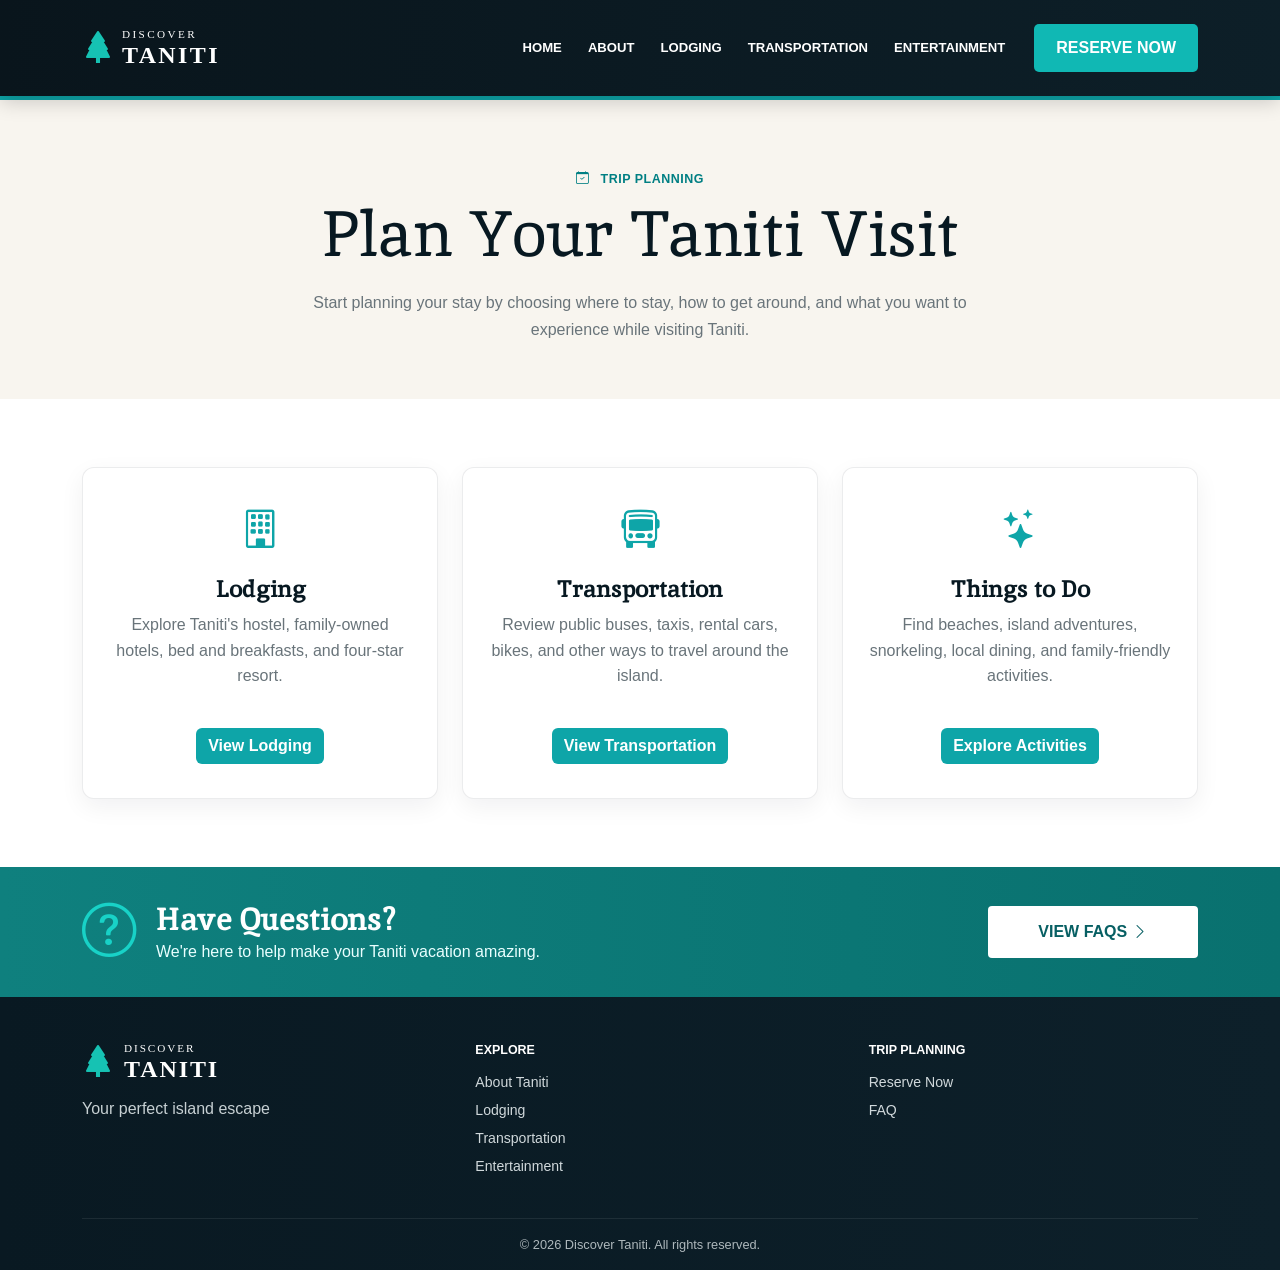
<file: reserve.html>
<!doctype html>
<html lang="en">
<head>
  <meta charset="utf-8">
  <meta name="viewport" content="width=device-width, initial-scale=1">

  <title>Reserve Now | Discover Taniti</title>

  <link
    href="https://cdn.jsdelivr.net/npm/bootstrap@5.3.3/dist/css/bootstrap.min.css"
    rel="stylesheet"
  >

  <link
    rel="stylesheet"
    href="https://cdn.jsdelivr.net/npm/bootstrap-icons@1.11.3/font/bootstrap-icons.min.css"
  >

  <link rel="stylesheet" href="styles.css">
</head>

<body>

  <!-- NAVBAR -->
  <nav class="navbar navbar-expand-lg navbar-dark site-navbar sticky-top">
    <div class="container">

      <a class="navbar-brand d-flex align-items-center gap-2" href="index.html">
        <span class="brand-icon">
          <i class="bi bi-tree-fill"></i>
        </span>

        <span class="brand-text">
          <small>DISCOVER</small>
          <strong>TANITI</strong>
        </span>
      </a>

      <button
        class="navbar-toggler border-0"
        type="button"
        data-bs-toggle="collapse"
        data-bs-target="#mainNav"
        aria-controls="mainNav"
        aria-expanded="false"
        aria-label="Toggle navigation"
      >
        <span class="navbar-toggler-icon"></span>
      </button>

      <div class="collapse navbar-collapse" id="mainNav">

        <ul class="navbar-nav ms-auto align-items-lg-center">

          <li class="nav-item">
            <a class="nav-link" href="index.html">HOME</a>
          </li>

          <li class="nav-item">
            <a class="nav-link" href="about.html">ABOUT</a>
          </li>

          <li class="nav-item">
            <a class="nav-link" href="lodging.html">LODGING</a>
          </li>

          <li class="nav-item">
            <a class="nav-link" href="transportation.html">
              TRANSPORTATION
            </a>
          </li>

          <li class="nav-item">
            <a class="nav-link" href="entertainment.html">
              ENTERTAINMENT
            </a>
          </li>

          <li class="nav-item ms-lg-3 mt-3 mt-lg-0">
            <a class="btn reserve-btn" href="reserve.html">
              RESERVE NOW
            </a>
          </li>

        </ul>
      </div>

    </div>
  </nav>


  <main>

    <!-- PAGE INTRO -->
    <section class="reserve-hero">

      <div class="container text-center">

        <div class="section-label mb-2">
          <i class="bi bi-calendar-check"></i>
          TRIP PLANNING
        </div>

        <h1>Plan Your Taniti Visit</h1>

        <p>
          Start planning your stay by choosing where to stay,
          how to get around, and what you want to experience
          while visiting Taniti.
        </p>

      </div>

    </section>


    <!-- PLANNING OPTIONS -->
    <section class="reserve-options section-pad">

      <div class="container">

        <div class="row g-4 justify-content-center">


          <!-- Lodging -->
          <div class="col-md-4">

            <div class="reserve-card h-100">

              <i class="bi bi-building"></i>

              <h2>Lodging</h2>

              <p>
                Explore Taniti's hostel, family-owned hotels,
                bed and breakfasts, and four-star resort.
              </p>

              <a
                href="lodging.html"
                class="btn reserve-page-btn"
              >
                View Lodging
              </a>

            </div>

          </div>


          <!-- Transportation -->
          <div class="col-md-4">

            <div class="reserve-card h-100">

              <i class="bi bi-bus-front"></i>

              <h2>Transportation</h2>

              <p>
                Review public buses, taxis, rental cars, bikes,
                and other ways to travel around the island.
              </p>

              <a
                href="transportation.html"
                class="btn reserve-page-btn"
              >
                View Transportation
              </a>

            </div>

          </div>


          <!-- Things to Do -->
          <div class="col-md-4">

            <div class="reserve-card h-100">

              <i class="bi bi-stars"></i>

              <h2>Things to Do</h2>

              <p>
                Find beaches, island adventures, snorkeling,
                local dining, and family-friendly activities.
              </p>

              <a
                href="entertainment.html"
                class="btn reserve-page-btn"
              >
                Explore Activities
              </a>

            </div>

          </div>


        </div>

      </div>

    </section>

     <!-- FAQ CTA -->
    <section class="faq-cta-section">
      <div class="container">
        <div class="faq-banner">
          <div class="faq-left">
            <div class="faq-icon"><i class="bi bi-question-circle"></i></div>
            <div>
              <h2>Have Questions?</h2>
              <p>We're here to help make your Taniti vacation amazing.</p>
            </div>
          </div>

          <a href="faq.html" class="btn faq-btn">
            VIEW FAQS <i class="bi bi-chevron-right"></i>
          </a>
        </div>
      </div>
    </section>

  </main>


  <!-- FOOTER -->
  <footer class="site-footer">

    <div class="container">

      <div class="footer-top">

        <div class="footer-group">

          <a class="footer-brand" href="index.html">

            <span class="brand-icon">
              <i class="bi bi-tree-fill"></i>
            </span>

            <span class="brand-text">
              <small>DISCOVER</small>
              <strong>TANITI</strong>
            </span>

          </a>

          <p class="footer-tagline">
            Your perfect island escape
          </p>

        </div>


        <div class="footer-group">

          <h3>EXPLORE</h3>

          <a href="about.html">About Taniti</a>
          <a href="lodging.html">Lodging</a>
          <a href="transportation.html">Transportation</a>
          <a href="entertainment.html">Entertainment</a>

        </div>


        <div class="footer-group">

          <h3>TRIP PLANNING</h3>

          <a href="reserve.html">Reserve Now</a>
          <a href="faq.html">FAQ</a>

        </div>

      </div>


      <div class="footer-bottom text-center">
        © 2026 Discover Taniti. All rights reserved.
      </div>

    </div>

  </footer>


  <script
    src="https://cdn.jsdelivr.net/npm/bootstrap@5.3.3/dist/js/bootstrap.bundle.min.js"
  ></script>

</body>
</html>
</file>
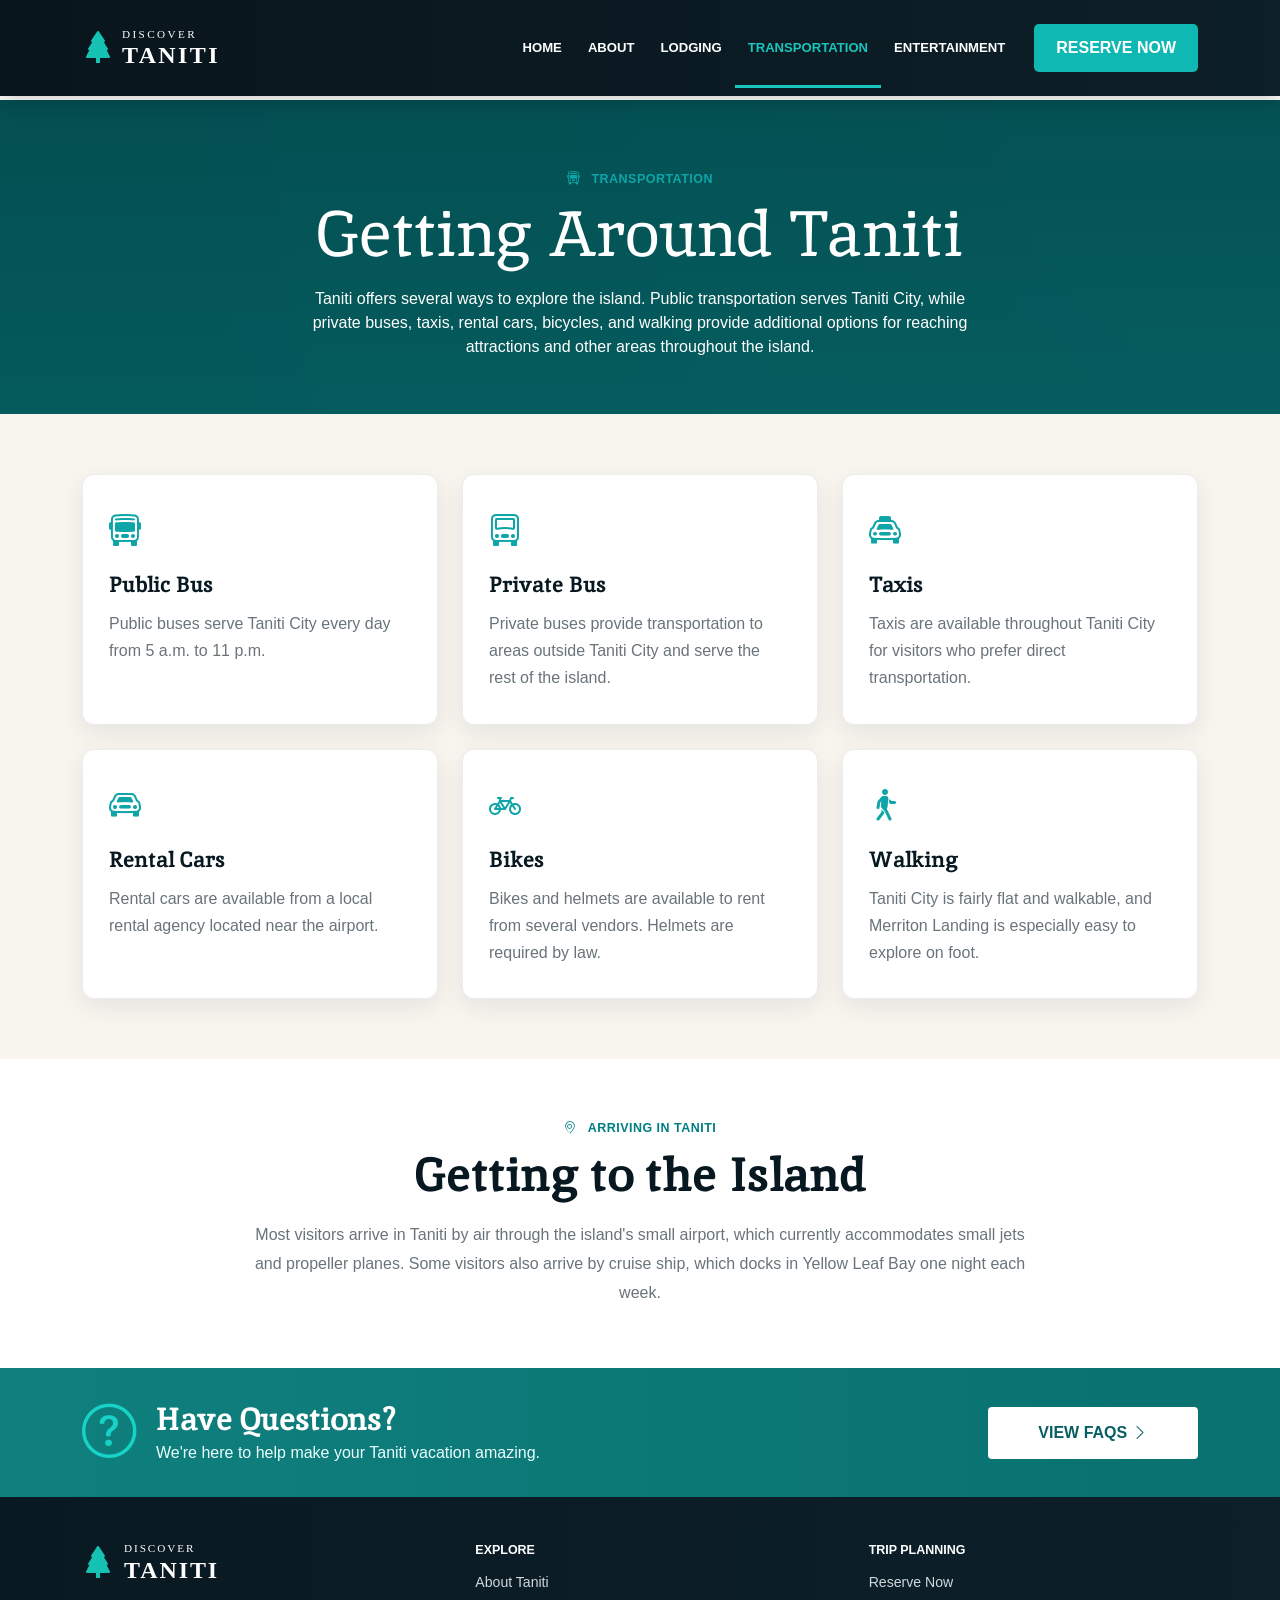
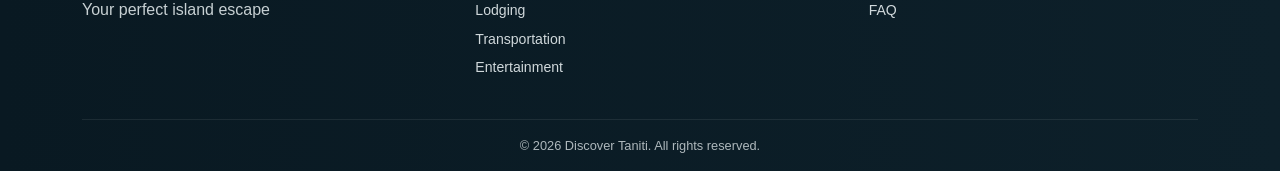
<file: transportation.html>
<!doctype html>
<html lang="en">

<head>
  <meta charset="utf-8">
  <meta name="viewport" content="width=device-width, initial-scale=1">

  <title>Transportation | Discover Taniti</title>

  <link
    href="https://cdn.jsdelivr.net/npm/bootstrap@5.3.3/dist/css/bootstrap.min.css"
    rel="stylesheet"
  >
  <link
    rel="stylesheet"
    href="https://cdn.jsdelivr.net/npm/bootstrap-icons@1.11.3/font/bootstrap-icons.min.css"
  >
  <link rel="stylesheet" href="styles.css">
</head>


<body>

  <!-- NAVBAR -->
  <nav class="navbar navbar-expand-lg navbar-dark sticky-top site-navbar">

    <div class="container">

      <a
        class="navbar-brand d-flex align-items-center gap-2"
        href="index.html"
      >

        <span class="brand-icon">
          <i class="bi bi-tree-fill"></i>
        </span>

        <span class="brand-text">
          <small>DISCOVER</small>
          <strong>TANITI</strong>
        </span>

      </a>


      <button
        class="navbar-toggler border-0"
        type="button"
        data-bs-toggle="collapse"
        data-bs-target="#mainNav"
        aria-controls="mainNav"
        aria-expanded="false"
        aria-label="Toggle navigation"
      >
        <span class="navbar-toggler-icon"></span>
      </button>


      <div
        class="collapse navbar-collapse"
        id="mainNav"
      >

        <ul class="navbar-nav ms-auto align-items-lg-center">

          <li class="nav-item">
            <a class="nav-link" href="index.html">
              HOME
            </a>
          </li>

          <li class="nav-item">
            <a class="nav-link" href="about.html">
              ABOUT
            </a>
          </li>

          <li class="nav-item">
            <a class="nav-link" href="lodging.html">
              LODGING
            </a>
          </li>

          <li class="nav-item">
            <a
              class="nav-link active"
              href="transportation.html"
            >
              TRANSPORTATION
            </a>
          </li>

          <li class="nav-item">
            <a
              class="nav-link"
              href="entertainment.html"
            >
              ENTERTAINMENT
            </a>
          </li>

          <li class="nav-item ms-lg-3 mt-3 mt-lg-0">

            <a
              class="btn reserve-btn"
              href="reserve.html"
            >
              RESERVE NOW
            </a>

          </li>

        </ul>

      </div>

    </div>

  </nav>



  <main>

    <!-- PAGE HEADER -->
    <section class="transport-page-header">

      <div class="container text-center">

        <div class="section-label mb-2">
          <i class="bi bi-bus-front icon-span"></i>
          <span class="icon-span">TRANSPORTATION</span>
        </div>

        <h1>Getting Around Taniti</h1>

        <p>
          Taniti offers several ways to explore the island.
              Public transportation serves Taniti City, while private
              buses, taxis, rental cars, bicycles, and walking provide
              additional options for reaching attractions and other
              areas throughout the island.
        </p>

      </div>

    </section>




    <!-- TRANSPORTATION OPTIONS -->
    <section class="transport-page-options">

      <div class="container">

        <div class="row g-4">


          <!-- PUBLIC BUS -->
          <div class="col-md-6 col-lg-4">

            <div class="transport-page-card h-100">

              <div class="transport-page-icon">
                <i class="bi bi-bus-front"></i>
              </div>

              <h2>Public Bus</h2>

              <p>
                Public buses serve Taniti City every day from
                5 a.m. to 11 p.m.
              </p>

            </div>

          </div>



          <!-- PRIVATE BUS -->
          <div class="col-md-6 col-lg-4">

            <div class="transport-page-card h-100">

              <div class="transport-page-icon">
                <i class="bi bi-truck-front"></i>
              </div>

              <h2>Private Bus</h2>

              <p>
                Private buses provide transportation to areas
                outside Taniti City and serve the rest of the island.
              </p>

            </div>

          </div>



          <!-- TAXIS -->
          <div class="col-md-6 col-lg-4">

            <div class="transport-page-card h-100">

              <div class="transport-page-icon">
                <i class="bi bi-taxi-front"></i>
              </div>

              <h2>Taxis</h2>

              <p>
                Taxis are available throughout Taniti City for
                visitors who prefer direct transportation.
              </p>

            </div>

          </div>



          <!-- RENTAL CARS -->
          <div class="col-md-6 col-lg-4">

            <div class="transport-page-card h-100">

              <div class="transport-page-icon">
                <i class="bi bi-car-front"></i>
              </div>

              <h2>Rental Cars</h2>

              <p>
                Rental cars are available from a local rental
                agency located near the airport.
              </p>

            </div>

          </div>



          <!-- BIKES -->
          <div class="col-md-6 col-lg-4">

            <div class="transport-page-card h-100">

              <div class="transport-page-icon">
                <i class="bi bi-bicycle"></i>
              </div>

              <h2>Bikes</h2>

              <p>
                Bikes and helmets are available to rent from
                several vendors. Helmets are required by law.
              </p>

            </div>

          </div>



          <!-- WALKING -->
          <div class="col-md-6 col-lg-4">

            <div class="transport-page-card h-100">

              <div class="transport-page-icon">
                <i class="bi bi-person-walking"></i>
              </div>

              <h2>Walking</h2>

              <p>
                Taniti City is fairly flat and walkable, and
                Merriton Landing is especially easy to explore on foot.
              </p>

            </div>

          </div>


        </div>

      </div>

    </section>



    <!-- GETTING TO TANITI -->
    <section class="arrival-section">

      <div class="container">

        <div class="row justify-content-center">

          <div class="col-lg-9 text-center">

            <div class="section-label mb-2">
              <i class="bi bi-geo-alt"></i>
              ARRIVING IN TANITI
            </div>

            <h2>Getting to the Island</h2>

            <p>
              Most visitors arrive in Taniti by air through the island's
              small airport, which currently accommodates small jets and
              propeller planes. Some visitors also arrive by cruise ship,
              which docks in Yellow Leaf Bay one night each week.
            </p>

          </div>

        </div>

      </div>

    </section>



    <!-- FAQ CTA -->
    <section class="faq-cta-section">

      <div class="container">

        <div class="faq-banner">

          <div class="faq-left">

            <div class="faq-icon">
              <i class="bi bi-question-circle"></i>
            </div>

            <div>

              <h2>Have Questions?</h2>

              <p>
                We're here to help make your Taniti vacation amazing.
              </p>

            </div>

          </div>


          <a
            href="faq.html"
            class="btn faq-btn"
          >
            VIEW FAQS
            <i class="bi bi-chevron-right"></i>
          </a>

        </div>

      </div>

    </section>

  </main>



  <!-- FOOTER -->
  <footer class="site-footer">

    <div class="container">

      <div class="footer-top">


        <!-- BRAND -->
        <div class="footer-group">

          <a
            class="footer-brand"
            href="index.html"
          >

            <span class="brand-icon">
              <i class="bi bi-tree-fill"></i>
            </span>

            <span class="brand-text">
              <small>DISCOVER</small>
              <strong>TANITI</strong>
            </span>

          </a>

          <p class="footer-tagline">
            Your perfect island escape
          </p>

        </div>



        <!-- EXPLORE -->
        <div class="footer-group">

          <h3>EXPLORE</h3>

          <a href="about.html">
            About Taniti
          </a>

          <a href="lodging.html">
            Lodging
          </a>

          <a href="transportation.html">
            Transportation
          </a>

          <a href="entertainment.html">
            Entertainment
          </a>

        </div>



        <!-- TRIP PLANNING -->
        <div class="footer-group">

          <h3>TRIP PLANNING</h3>

          <a href="reserve.html">
            Reserve Now
          </a>

          <a href="faq.html">
            FAQ
          </a>

        </div>


      </div>


      <div class="footer-bottom text-center">
        © 2026 Discover Taniti. All rights reserved.
      </div>

    </div>

  </footer>


  <script
    src="https://cdn.jsdelivr.net/npm/bootstrap@5.3.3/dist/js/bootstrap.bundle.min.js"
  ></script>

</body>

</html>
</file>
<file: styles.css>
@import url('https://fonts.googleapis.com/css2?family=Inika:wght@400;700&family=Kablammo&family=Schoolbell&display=swap');

:root{
  --navy:#071821;
  --navy-2:#0b222a;
  --teal:#0ea5a8;
  --teal-dark:#087579;
  --teal-darkest: linear-gradient(rgba(4,78,81,.94),rgba(5,91,93,.94)),
    radial-gradient(circle at right top,#0a8d8f,#064f52);
  --cream:#f8f5ef;
  --ink:#16242d;
  --muted:#69747a;
  --white:#fff;
  --header-fonts: "Inika";
}

*{box-sizing:border-box}

html{scroll-behavior:smooth}

body{
  margin:0;
  font-family: "Segoe UI",Arial,sans-serif;
  color:var(--ink);
  background:#fff;
}

section{scroll-margin-top:78px}

.section-pad{padding:68px 0}

.section-label{
  color:#007f83;
  font-weight:800;
  font-size:.78rem;
  letter-spacing:.04em;
  margin-bottom:10px;
}

.section-label i{margin-right:8px}

.light-label{color:#6be0d8}

h2{
  font-size:clamp(2rem,4vw,3rem);
  font-weight:800;
}

/* Navbar */
.site-navbar{
  background:linear-gradient(90deg,#09151c,#0d1f28);
  min-height:78px;
  box-shadow:0 5px 20px rgba(0,0,0,.2);
}

.brand-icon{
  color:#16c2b3;
  font-size:2rem;
  line-height:1;
}

.brand-text{
  display:flex;
  flex-direction:column;
  line-height:1;
  letter-spacing:.12em;
  color:white;
  font-family: "Schoolbell" ;
}

.brand-text small{
  font-size:.7rem;
  margin-bottom:3px;
}

.brand-text strong{
  font-size:1.5rem;
}

.site-navbar .nav-link{
  color:#fff !important;
  font-weight:700;
  font-size:.82rem;
  padding:30px 13px 27px !important;
  border-bottom:3px solid transparent;
}

.site-navbar .nav-link:hover,
.site-navbar .nav-link.active{
  color:#17c6bc !important;
  border-bottom-color:#17c6bc;
}

.reserve-btn{
  background:#10b8b4;
  border:0;
  color:#fff;
  font-weight:800;
  border-radius:5px;
  padding:12px 22px;
}

.reserve-btn:hover{background:#0d9996;color:#fff}

/* Homepage*/
/* Hero */

.hero-section {
  background: var(--cream);
  overflow: hidden;
  
}

.hero-section .container {
  max-width: 100%;
  padding-left: 0;
}

.hero-image-column {
  position: relative;
  padding-left: 0;
}

.hero-image {
  width: 100%;
  height: 520px;
  display: block;
  object-fit: cover;

  clip-path: polygon(
    0 0,
    82% 0,
    100% 50%,
    82% 100%,
    0 100%
  );
}

.hero-content {
  position: relative;
  z-index: 2;
  padding: 3rem 2rem 3rem 3rem;
}

.script-title {
  margin: 0 0 .25rem;
  font-family: Georgia, serif;
  font-size: 2.4rem;
  font-style: italic;
  color: var(--teal);
}

.hero-content h1 {
  margin: 0 0 .75rem;
  color: var(--navy);
  font-size: clamp(4rem, 7vw, 6rem);
  font-weight: 900;
  line-height: .95;
  letter-spacing: .04em;
  font-family: var(--header-fonts);
}

.hero-content h2 {
  margin-bottom: 1.5rem;
  color: var(--navy);
  font-size: 1.35rem;
  font-weight: 900;
  line-height: 1.2;
  margin-left: 4rem;
}

.hero-copy {
  max-width: 440px;
  margin-bottom: 2rem;
  color: var(--muted);
  font-size: 1rem;
  line-height: 1.8;
}

.explore-btn {
  padding: 14px 26px;
  border: 0;
  border-radius: 4px;
  background: var(--teal);
  color: var(--white);
  font-weight: 800;
}

.explore-btn:hover {
  background: var(--teal-dark);
  color: var(--white);
}

/* About */
.about-section{
  background: var(--white);
}

.about-section h2{
  font-size:2.5rem;
  font-family: var(--header-fonts);
}

.about-copy{
  max-width:860px;
  color:#2d3c43;
  line-height:1.75;
}

.feature-inline{
  display:flex;
  gap:14px;
  align-items:flex-start;
}

.feature-icon{
  color:#087f83;
  font-size:2.1rem;
  width:48px;
  flex:0 0 48px;
}

.feature-inline h3{
  font-size:1rem;
  font-weight:800;
  color:#087176;
  margin-bottom:5px;
}

.feature-inline p{
  color:#4d5c62;
  font-size:.88rem;
  line-height:1.55;
}

.text-cta{
  color:#087f83;
  text-decoration:none;
  font-weight:800;
}

.text-cta:hover{color:#055d60}

/* Lodging */
.lodging-section{
  color:#fff;
  background: var(--teal-darkest);
}

.lodging-section h2{
  color:#fff;
  font-size:2.5rem;
  font-family: var(--header-fonts);
}

.lodging-section p{
  font-size:1rem;
  line-height:1.7;
  color:#eefafa;
}

.lodging-image{
  border-radius:14px;
  box-shadow:0 14px 35px rgba(0,0,0,.28);
}

.outline-light-btn{
  border:2px solid rgba(255,255,255,.85);
  color:#fff;
  font-weight:800;
  border-radius:4px;
  padding:12px 18px;
}

.outline-light-btn:hover{
  background:#fff;
  color:#075b5e;
}

/* Transportation */
.transportation-section{
  background:linear-gradient(180deg,#fbfaf7,#f6f4ef);
}

.section-heading{
  display:flex;
  gap:20px;
  align-items:flex-end;
  margin-bottom:28px;
}

.section-heading h2{
  margin:0;
  font-size:2rem;
  font-family: var(--header-fonts);
}

.transport-card{
  height:100%;
  background:#fff;
  border-radius:10px;
  padding:28px 20px;
  text-align:center;
  box-shadow:0 8px 22px rgba(0,0,0,.05);
  border:1px solid #eef0ee;
  transition:.2s ease;
}

.transport-card:hover{
  transform:translateY(-5px);
  box-shadow:0 15px 35px rgba(0,0,0,.09);
}

.transport-card i{
  display:block;
  color:#006d72;
  font-size:2.4rem;
  margin-bottom:12px;
}

.transport-card h3{
  font-size:1rem;
  font-weight:800;
}

.transport-card p{
  margin:0;
  color:#57656b;
  font-size:.85rem;
  line-height:1.55;
}

/* Entertainment */
.entertainment-section{background:#fff}

.entertainment-section h2 {
  font-family: var(--header-fonts);
}

.experience-card{
  position:relative;
  min-height:285px;
  overflow:hidden;
}

.experience-card img{
  width:100%;
  height:285px;
  object-fit:cover;
  transition: transform 0.4s ease;
}

.experience-card:hover img {
  transform: scale(1.08);
}

.experience-overlay{
  position:absolute;
  inset:0;
  background:linear-gradient(180deg,transparent 40%,rgba(0,0,0,.75));
}

.experience-title{
  position:absolute;
  left:22px;
  bottom:18px;
  color:#fff;
  font-size:1.15rem;
  font-weight:800;
}


/* FAQ CTA */
.faq-cta-section{
  background:linear-gradient(90deg,#0f807e,#09716f);
  color:#fff;
  padding:24px 0;
}

.faq-banner{
  display:flex;
  justify-content:space-between;
  align-items:center;
  gap:30px;
}

.faq-left{
  display:flex;
  align-items:center;
  gap:20px;
}

.faq-icon{
  font-size:3.4rem;
  color:#18d2c7;
}

.faq-banner h2{
  color:#fff;
  font-size:2rem;
  margin:0;
  font-family: var(--header-fonts);
}

.faq-banner p{
  margin:2px 0 0;
  color:#e9ffff;
}

.faq-btn{
  background:#fff;
  color:#075f63;
  min-width:210px;
  font-weight:800;
  border-radius:4px;
  padding:13px 22px;
}

.faq-btn:hover{background:#eaf7f5;color:#075f63}

/* Footer */
.site-footer {
  background: linear-gradient(
    90deg,
    #091922,
    #0d202a
  );

  color: var(--white);

  padding: 46px 0 0;
}

.footer-top {
  display: flex;
  justify-content: space-between;
  align-items: flex-start;

  gap: 4rem;

  padding-bottom: 34px;
}

.footer-group {
  flex: 1;
}

.footer-brand {
  display: flex;
  align-items: center;

  gap: 10px;

  text-decoration: none;
}

.footer-tagline {
  color: #c7d0d3;

  margin: 16px 0 0;
}

.footer-group h3 {
  color: var(--white);

  font-size: .78rem;
  font-weight: 800;

  margin-bottom: 14px;
}

.footer-group a:not(.footer-brand) {
  display: block;

  color: #d0d8db;

  text-decoration: none;

  font-size: .88rem;

  margin-bottom: 7px;
}


.footer-group a:not(.footer-brand):hover {
  color: var(--teal);
}

.footer-bottom {
  padding: 16px 0;

  border-top: 1px solid rgba(255, 255, 255, .08);

  color: #aeb8bc;

  font-size: .8rem;
}


/* Reserve Page */
.reserve-hero {
  background: var(--cream);
  padding: 70px 0 55px;
  border-top: 4px solid var(--teal);
}

.reserve-hero h1 {
  font-family: var(--header-fonts);

  color: var(--navy);

  font-size: clamp(2.4rem, 5vw, 4rem);

  margin-bottom: 16px;
}

.reserve-hero p {
  max-width: 720px;

  margin: 0 auto;

  color: var(--muted);

  line-height: 1.7;
}


.reserve-options {
  background: var(--white);
}

.reserve-card {
  text-align: center;

  padding: 34px 24px;

  border: 1px solid rgba(7, 24, 33, .08);

  border-radius: 12px;

  background: var(--white);

  box-shadow:
    0 8px 24px rgba(7, 24, 33, .06);
}

.reserve-card > i {
  display: inline-block;

  color: var(--teal);

  font-size: 2.4rem;

  margin-bottom: 16px;
}

.reserve-card h2 {
  font-family: var(--header-fonts);

  color: var(--navy);

  font-size: 1.5rem;
}

.reserve-card p {
  color: var(--muted);

  line-height: 1.6;

  min-height: 100px;
}

.reserve-page-btn {
  background: var(--teal);

  color: var(--white);

  font-weight: 700;

  border: none;
}

.reserve-page-btn:hover {
  background: var(--teal-dark);

  color: var(--white);
}

/* FAQ Page */

.faq-page-header {
  background: var(--cream);

  padding: 70px 0 55px;

  border-top: 4px solid var(--teal);
}

.faq-page-header h1 {
  font-family: var(--header-fonts);

  color: var(--navy);

  font-size: clamp(2.4rem, 5vw, 4rem);

  margin-bottom: 14px;
}

.faq-page-header p {
  color: var(--muted);

  margin: 0;
}


.faq-page-content {
  background: var(--white);
}

.faq-page-content .accordion {
  max-width: 900px;

  margin: 0 auto;
}


.accordion-item {
  border: 1px solid rgba(7, 24, 33, .1);
}

.accordion-button {
  color: var(--navy);

  font-weight: 700;

  padding: 18px 20px;
}

.accordion-button:not(.collapsed) {
  background: var(--cream);

  color: var(--teal);

  box-shadow: none;
}

.accordion-button:focus {
  box-shadow: none;

  border-color: var(--teal);
}

.accordion-body {
  color: var(--muted);

  line-height: 1.7;

  padding: 20px;
}

/* About Page */

.about-page-header {
  background: var(--teal-darkest);

  padding: 70px 0 55px;

  border-top: 4px solid var(--white);
}

.about-page-header h1 {
  font-family: var(--header-fonts);

  color: var(--white);

  font-size: clamp(2.4rem, 5vw, 4rem);

  margin-bottom: 14px;
}

.about-page-header p {
  color: var(--white);

  margin: 0;
}


.about-page-content {
  background: var(--cream);
}

.about-page-content h2 {
  font-family: var(--header-fonts);

  color: var(--navy);

  margin-bottom: 18px;
}

.about-page-content p {
  color: var(--muted);

  line-height: 1.8;
}

.about-info-card {
  background: var(--white);
  padding: 28px;
  border-radius: 12px;
  border: 1px solid rgba(7, 24, 33, 0.08);
  box-shadow: 0 8px 24px rgba(7, 24, 33, 0.08);
}

.about-info-item {
  display: flex;

  gap: 16px;

  margin-bottom: 24px;
}

.about-info-item:last-child {
  margin-bottom: 0;
}

.about-info-item > i {
  color: var(--teal);

  font-size: 1.8rem;
}

.about-info-item > svg {
  color: var(--teal);
}

.about-info-item h3 {
  color: var(--navy);

  font-size: 1rem;

  font-weight: 800;

  margin-bottom: 5px;
}

.about-info-item p {
  margin: 0;

  font-size: .9rem;
}


.about-highlights {
  background: var(--white);

  padding: 55px 0;
}

.about-highlights h2 {
  font-family: var(--header-fonts);

  color: var(--navy);
}

.about-highlights p {
  max-width: 720px;

  margin: 0 auto 22px;

  color: var(--muted);

  line-height: 1.7;
}

.about-page-btn {
  background: var(--teal);

  color: var(--white);

  font-weight: 700;
}

.about-page-btn:hover {
  background: var(--teal-dark);

  color: var(--white);
}

/* Lodging Page */

.lodging-page-header {
  background: var(--teal-darkest);
  padding: 70px 0 55px;
  border-top: 4px solid var(--white);
}

.lodging-page-header h1 {
  font-family: var(--header-fonts);
  color: var(--white);
  font-size: clamp(2.4rem, 5vw, 4rem);
  margin-bottom: 14px;
}

.lodging-page-header p {
  color: var(--white);
  max-width: 650px;
  margin: 0 auto;
}



/* Lodging Options */

.lodging-options {
  background: var(--cream);
  padding: 60px 0;
}

.lodging-card {
  background: var(--white);

  padding: 32px 26px;

  border-radius: 12px;

  border: 1px solid rgba(7, 24, 33, .08);

  box-shadow:
    0 8px 24px rgba(7, 24, 33, .08);
  transition: transform 0.3s ease, box-shadow 0.3s ease;
}

.lodging-card:hover {
  transform: scale(1.04);
  box-shadow: 0 12px 30px rgba(7, 24, 33, .14);
}

.lodging-card-icon {
  color: var(--teal);

  font-size: 2rem;

  margin-bottom: 16px;
}

.lodging-card h2 {
  font-family: var(--header-fonts);

  color: var(--navy);

  font-size: 1.4rem;

  margin-bottom: 12px;
}

.lodging-card p {
  color: var(--muted);

  line-height: 1.7;

  margin: 0;
}


.lodging-note {
  max-width: 850px;

  margin: 40px auto 0;

  padding: 22px 26px;

  display: flex;

  align-items: center;

  gap: 18px;

  background: var(--white);

  border-radius: 12px;

  border-left: 4px solid var(--teal);

  box-shadow:
    0 6px 18px rgba(7, 24, 33, .06);
}

.lodging-note > i {
  color: var(--teal);

  font-size: 2rem;
}

.lodging-note h3 {
  color: var(--navy);

  font-size: 1rem;

  font-weight: 800;

  margin-bottom: 4px;
}

.lodging-note p {
  color: var(--muted);

  margin: 0;

  line-height: 1.6;
}

/* Transportation Page */
.transport-page-header {
  background: var(--teal-darkest);
  padding: 70px 0 55px;
  border-top: 4px solid var(--white);
}

.transport-page-header h1 {
  font-family: var(--header-fonts);
  color: var(--white);
  font-size: clamp(2.4rem, 5vw, 4rem);
  margin-bottom: 14px;
}

.transport-page-header p {
  max-width: 680px;
  margin: 0 auto;
  color: var(--white);
}



/* Transportation Options */

.transport-page-options {
  background: var(--cream);
  padding: 60px 0;
}

.transport-page-card {
  background: var(--white);

  padding: 32px 26px;

  border-radius: 12px;

  border: 1px solid rgba(7, 24, 33, .08);

  box-shadow:
    0 8px 24px rgba(7, 24, 33, .08);

  transition:
    transform .3s ease,
    box-shadow .3s ease;
}

.transport-page-card:hover {
  transform: scale(1.04);

  box-shadow:
    0 12px 30px rgba(7, 24, 33, .14);
}

.transport-page-icon {
  color: var(--teal);

  font-size: 2rem;

  margin-bottom: 16px;
}

.transport-page-card h2 {
  font-family: var(--header-fonts);

  color: var(--navy);

  font-size: 1.4rem;

  margin-bottom: 12px;
}

.transport-page-card p {
  color: var(--muted);

  line-height: 1.7;

  margin: 0;
}


/* Arrival Section */

.arrival-section {
  background: var(--white);

  padding: 60px 0;
}

.arrival-section h2 {
  font-family: var(--header-fonts);

  color: var(--navy);

  margin-bottom: 18px;
}

.arrival-section p {
  max-width: 800px;

  margin: 0 auto;

  color: var(--muted);

  line-height: 1.8;
}


/* Entertainment Page */

.entertainment-page-header {
  background: var(--teal-darkest);
  padding: 70px 0 55px;
  border-top: 4px solid var(--white);
}

.entertainment-page-header h1 {
  font-family: var(--header-fonts);
  color: var(--white);
  font-size: clamp(2.4rem, 5vw, 4rem);
  margin-bottom: 14px;
}


.icon-span, .entertainment-page-header i {
  color: var(--teal)
}

.entertainment-page-header p {
  max-width: 700px;
  margin: 0 auto;
  color: var(--white);
}


/* Activities */

.entertainment-options {
  background: var(--cream);
  padding: 60px 0;
}

.entertainment-page-card {
  background: var(--white);

  padding: 32px 26px;

  border-radius: 12px;

  border: 1px solid rgba(7, 24, 33, .08);

  box-shadow:
    0 8px 24px rgba(7, 24, 33, .08);

  transition:
    transform .3s ease,
    box-shadow .3s ease;
}

.entertainment-page-card:hover {
  transform: scale(1.04);

  box-shadow:
    0 12px 30px rgba(7, 24, 33, .14);
}

.entertainment-page-icon {
  color: var(--teal);

  font-size: 2rem;

  margin-bottom: 16px;
}

.entertainment-page-card h2 {
  font-family: var(--header-fonts);

  color: var(--navy);

  font-size: 1.4rem;

  margin-bottom: 12px;
}

.entertainment-page-card p {
  color: var(--muted);

  line-height: 1.7;

  margin: 0;
}


/* Merriton Landing */

.merriton-section {
  background: var(--white);

  padding: 60px 0;
}

.merriton-section h2 {
  font-family: var(--header-fonts);

  color: var(--navy);

  margin-bottom: 18px;
}

.merriton-section p {
  max-width: 800px;

  margin: 0 auto;

  color: var(--muted);

  line-height: 1.8;
}


/* Responsive */
@media (max-width:991.98px){
  .site-navbar{
    padding:10px 0;
  }

  .site-navbar .nav-link{
    padding:10px 0 !important;
    border-bottom:0;
  }

  
  .hero-section {
    padding: 45px 0;
  }

  .hero-image-column {
    padding-left: 24px;
    padding-right: 24px;
  }

  .hero-image {
    width: 100%;
    height: 340px;
    object-fit: cover;
    object-position: center;
    clip-path: none;
    border-radius: 0 45px 0 45px;
    margin: 0;
  }

  .hero-content {
    padding: 3rem 1.5rem 1rem;
    text-align: center;
  }

  .hero-copy {
    margin-left: auto;
    margin-right: auto;
  }

  .hero-content h2 {
    margin-left: 0;
  }

  .section-heading{
    display:block;
  }

  .faq-banner{
    flex-direction:column;
    text-align:center;
  }

  .faq-left{
    flex-direction:column;
  }

  .carousel-control-prev.custom-control{left:8px}
  .carousel-control-next.custom-control{right:8px}
}

@media (max-width:767.98px){
  .section-pad{padding:52px 0}

  .hero-section h1{
    font-size:4.2rem;
  }

  .script-title{
    font-size:2rem;
  }

  .experience-card{
    min-height:230px;
  }

  .experience-card img{
    height:230px;
  }
  .footer-top {
    flex-direction: column;

    gap: 2rem;
  }

  .footer-group {
    width: 100%;
  }
   .reserve-hero {
    padding: 55px 18px 40px;
  }

  .reserve-card p {
    min-height: auto;
  }
  .lodging-page-header {
    padding: 55px 18px 40px;
  }

  .lodging-note {
    align-items: flex-start;
  }
   .transport-page-header {
    padding: 55px 18px 40px;
  }
   .entertainment-page-header {
    padding: 55px 18px 40px;
  }
}
</file>
